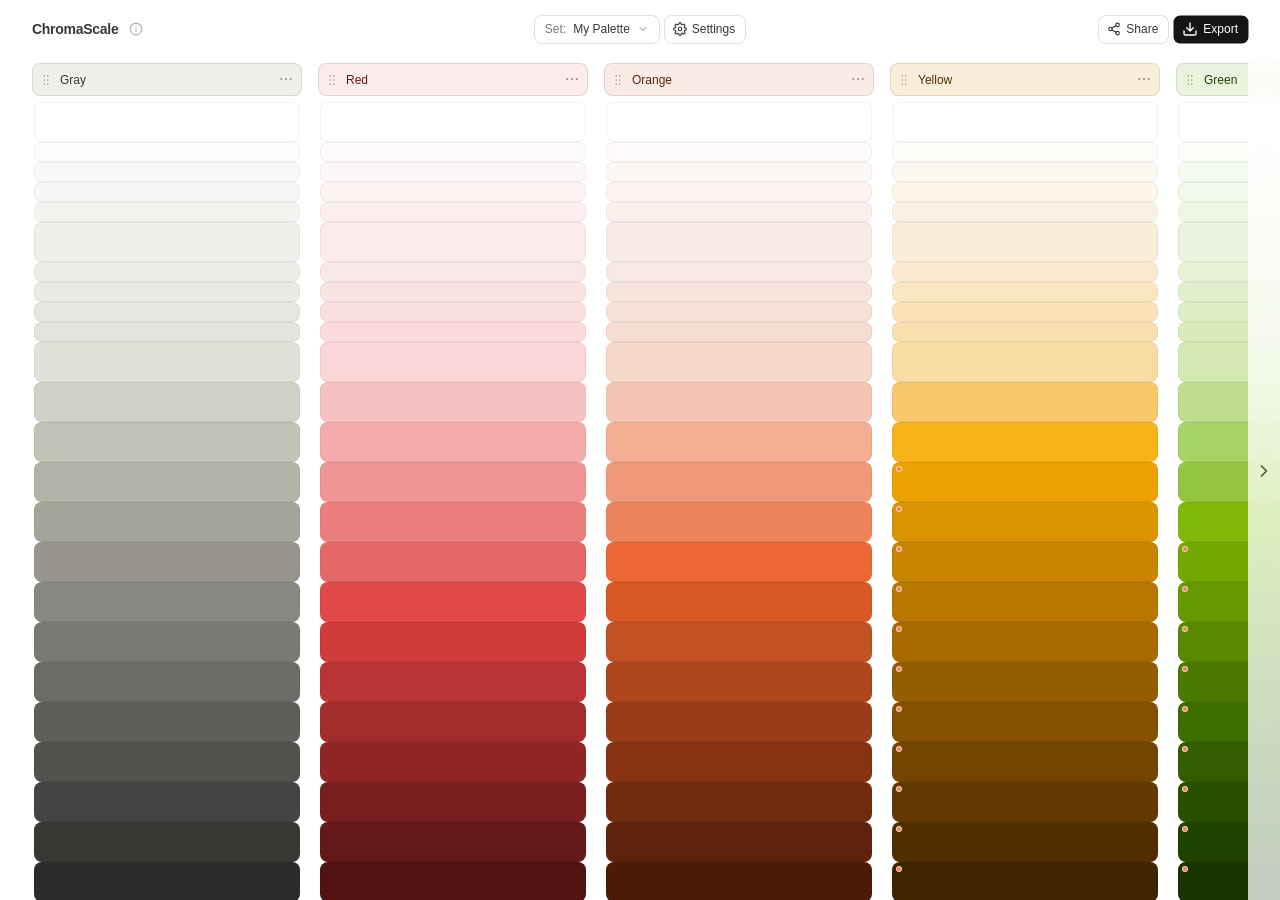
<file: index.html>
<!DOCTYPE html>
<html lang="en">
<head>
  <meta charset="UTF-8">
  <meta name="viewport" content="width=device-width, initial-scale=1.0">
  <title>ChromaScale</title>
  <link rel="stylesheet" href="style.css">
</head>
<body>
  <div id="app"></div>
  <script src="icons.js"></script>
  <script src="color-engine.js"></script>
  <script src="curve-editor.js"></script>
  <script src="scale-manager.js"></script>
  <script src="figma-push.js"></script>
  <script src="sets.js"></script>
  <script src="ui.js"></script>
</body>
</html>
</file>
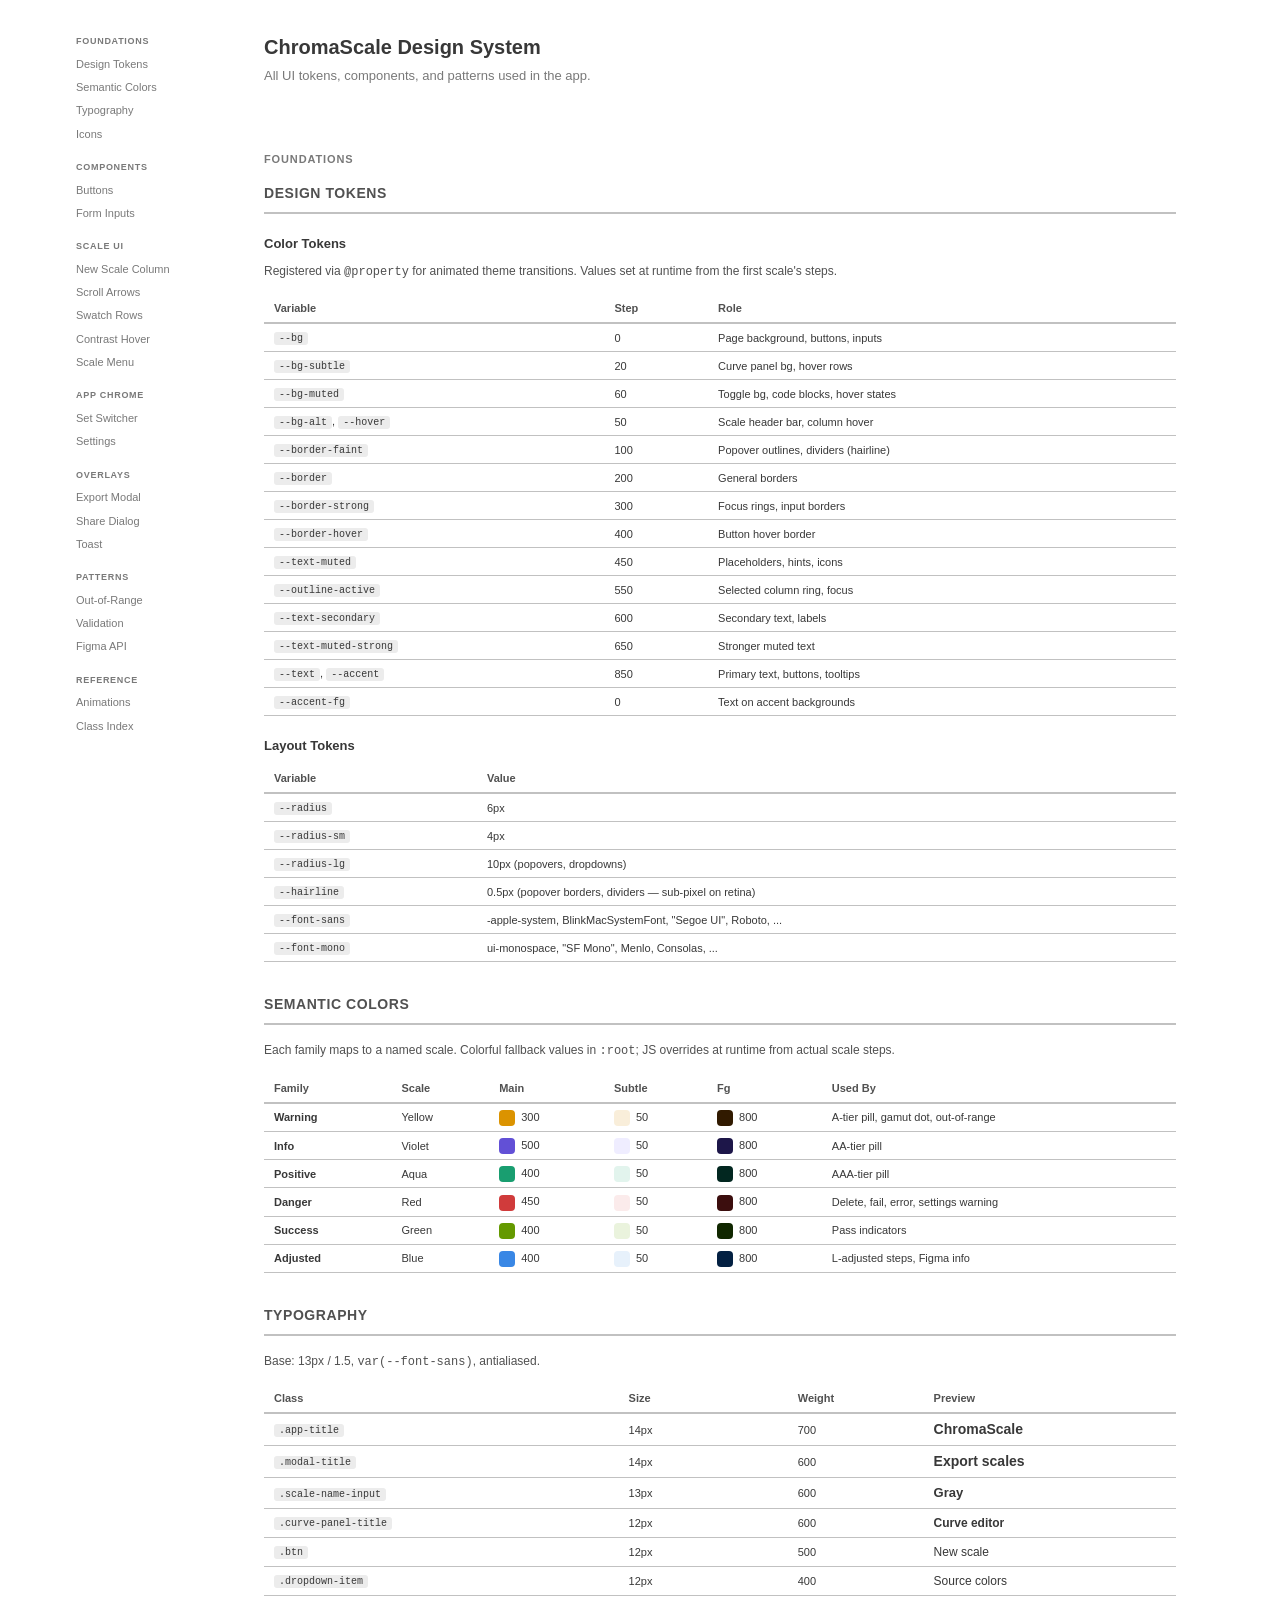
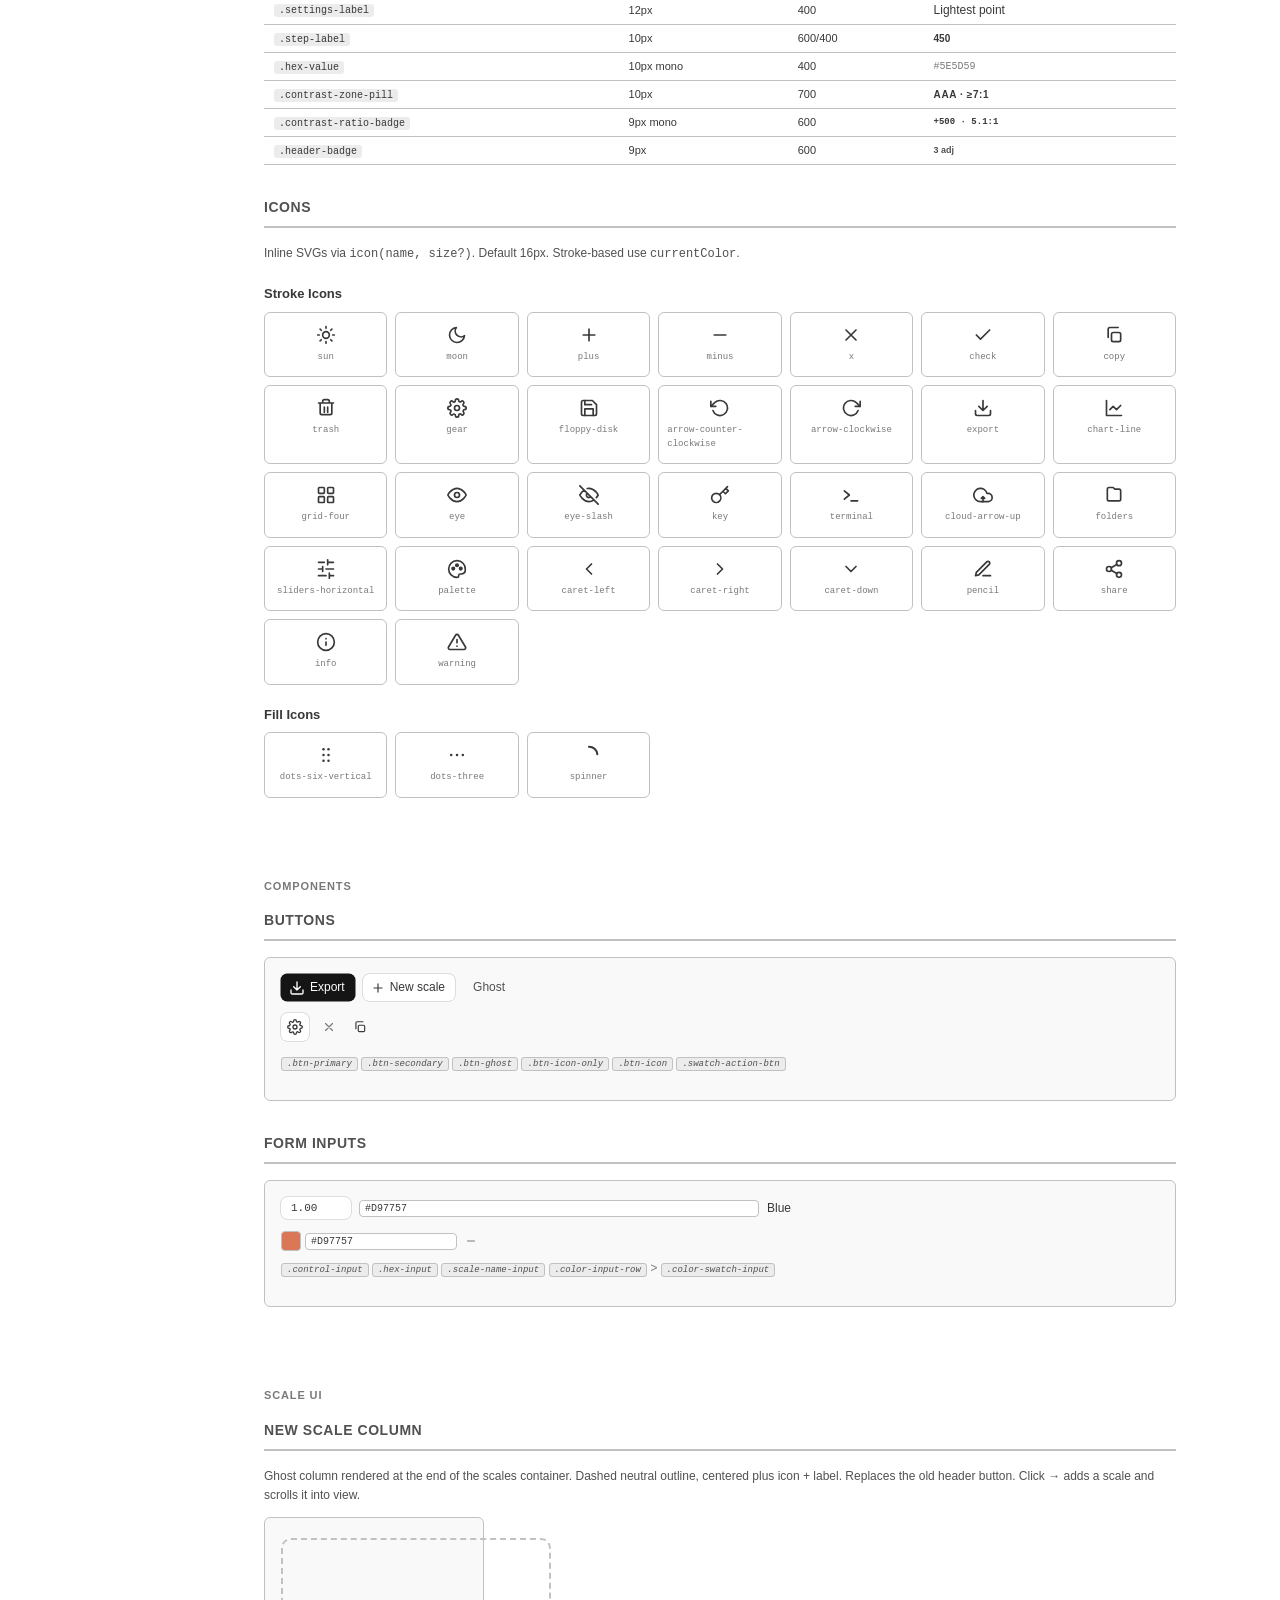
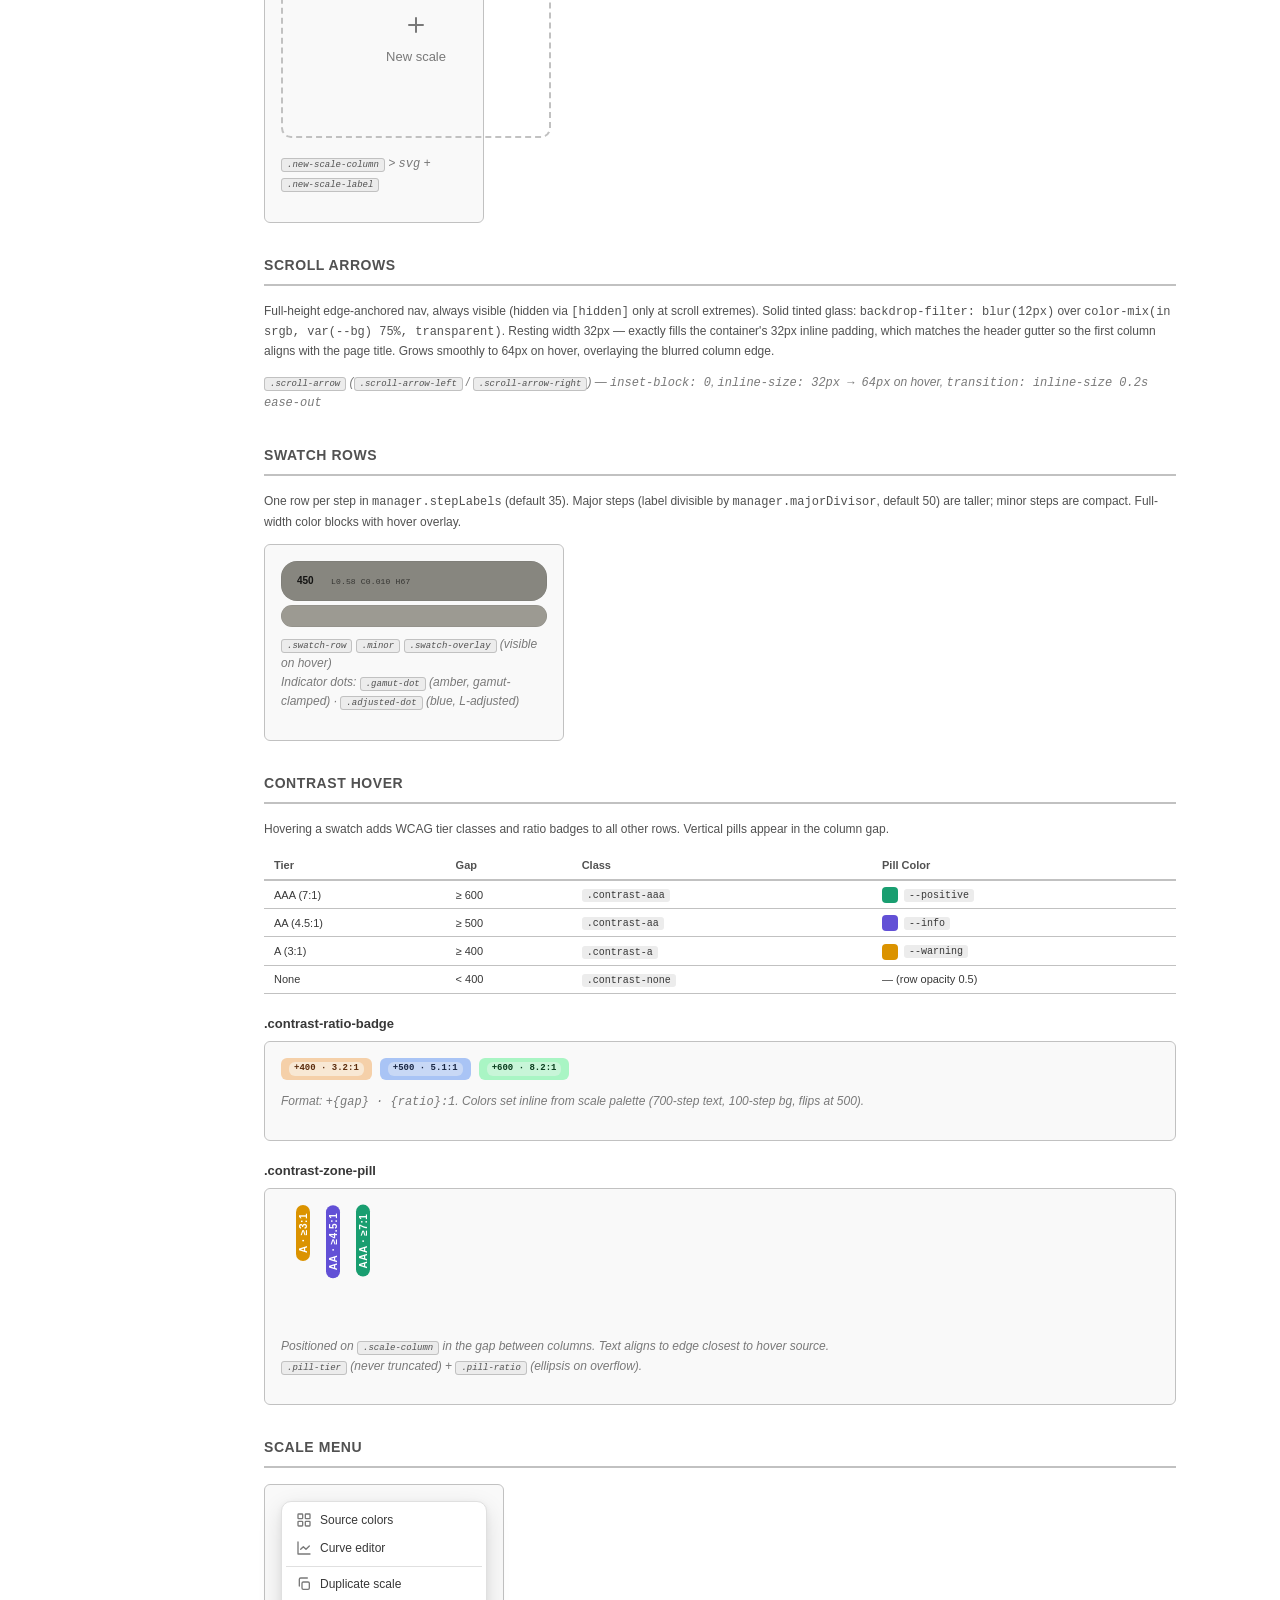
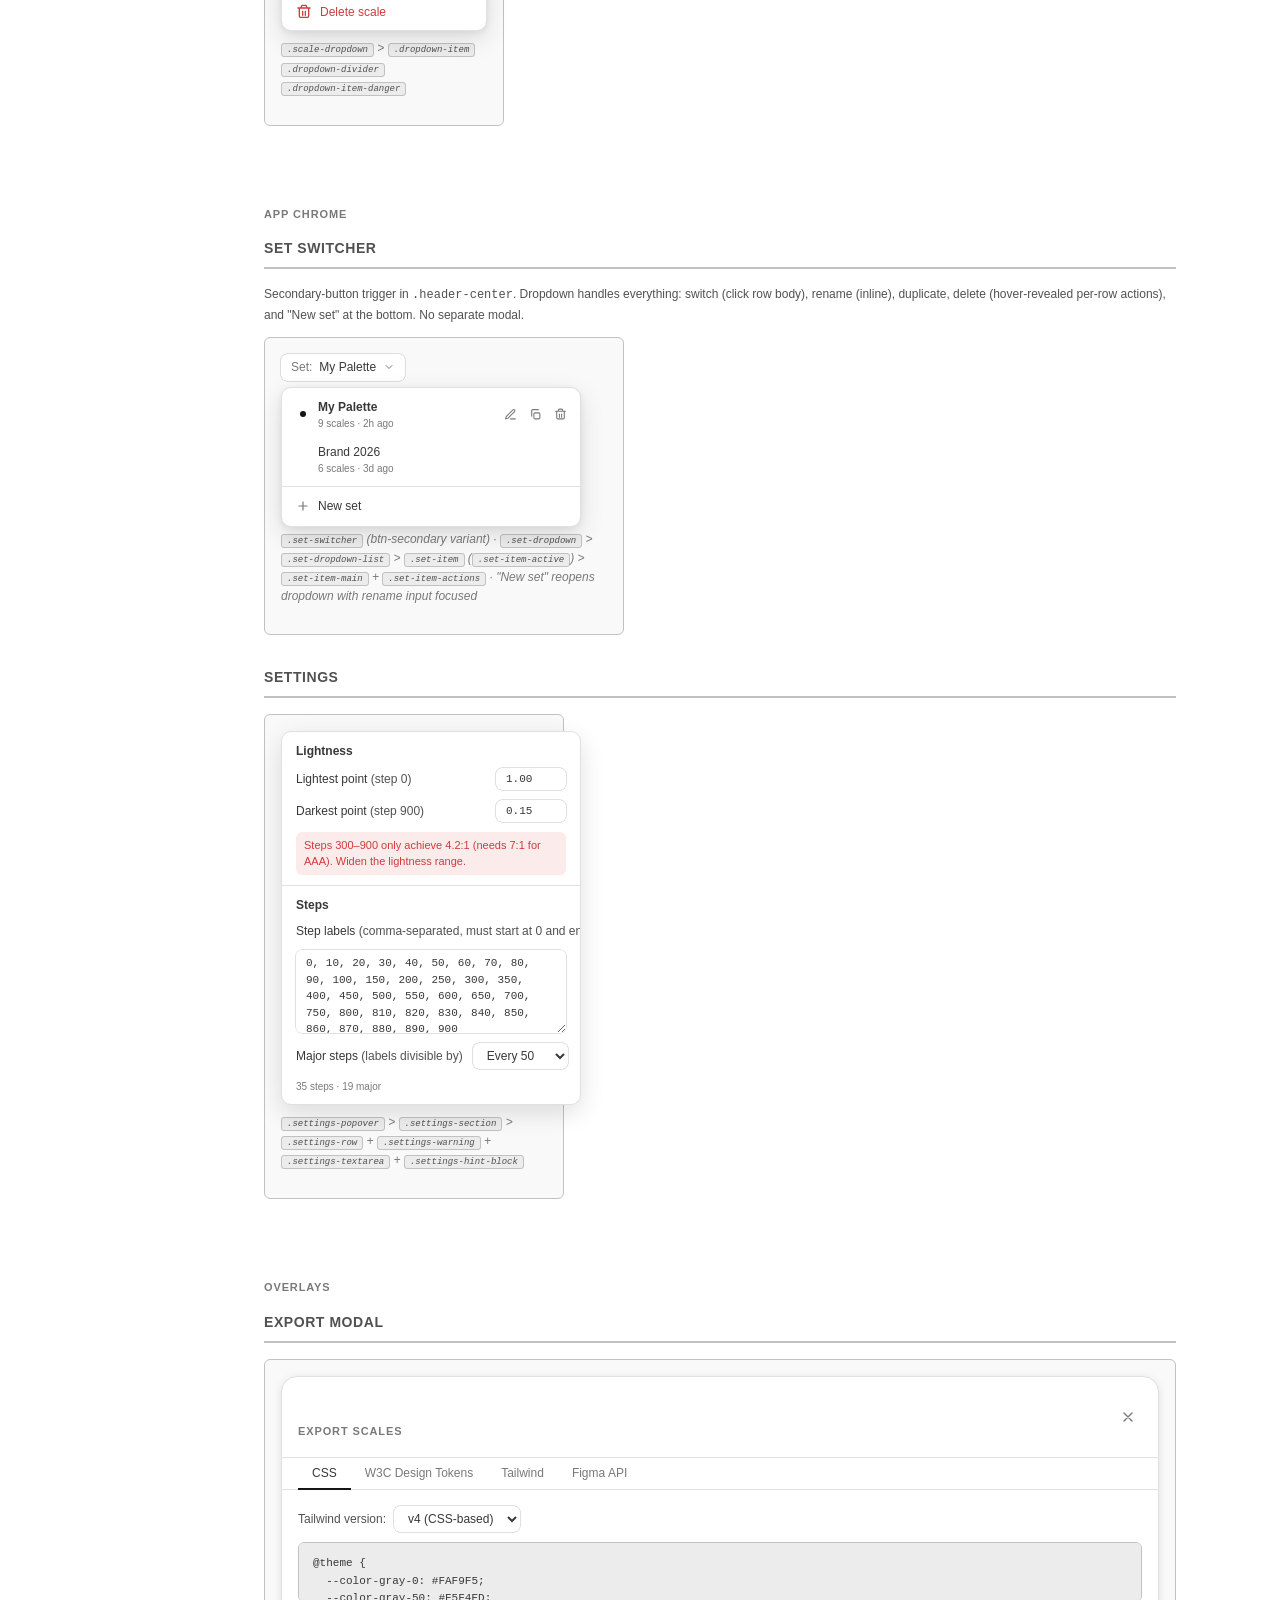
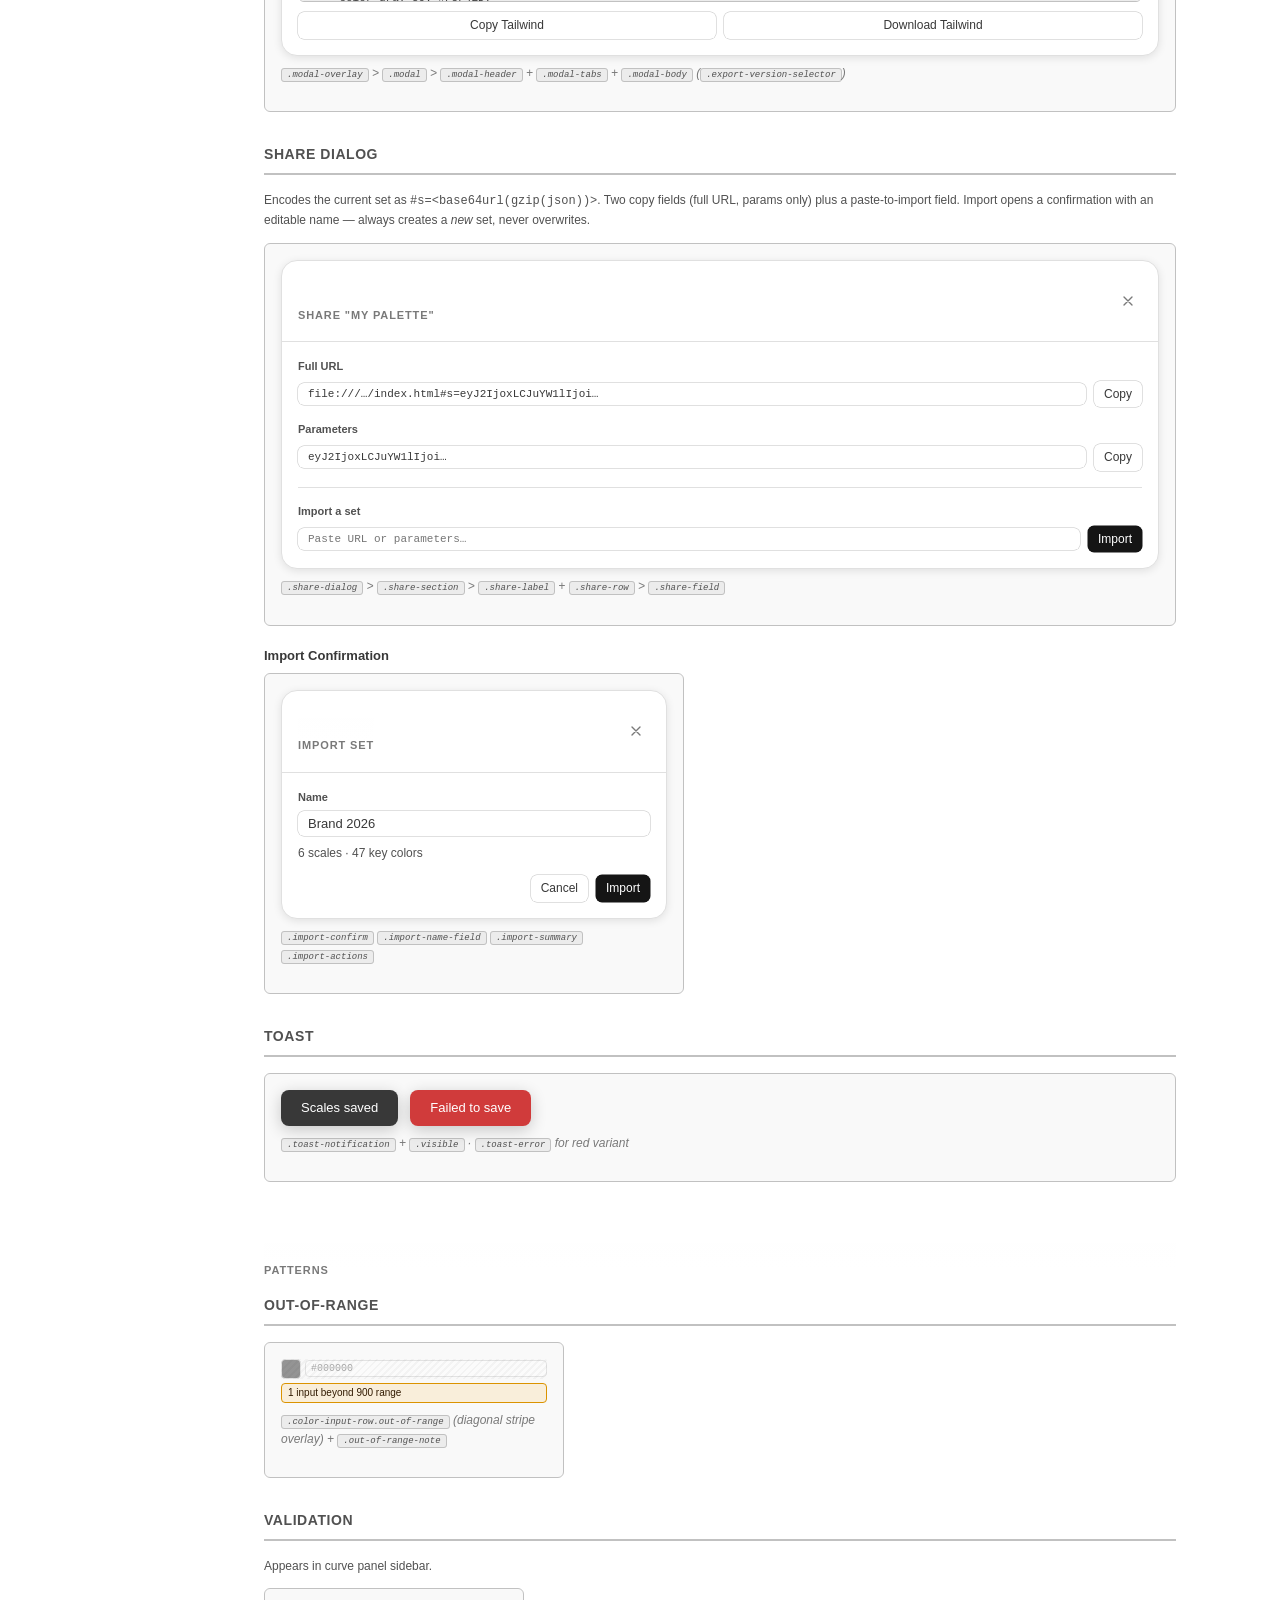
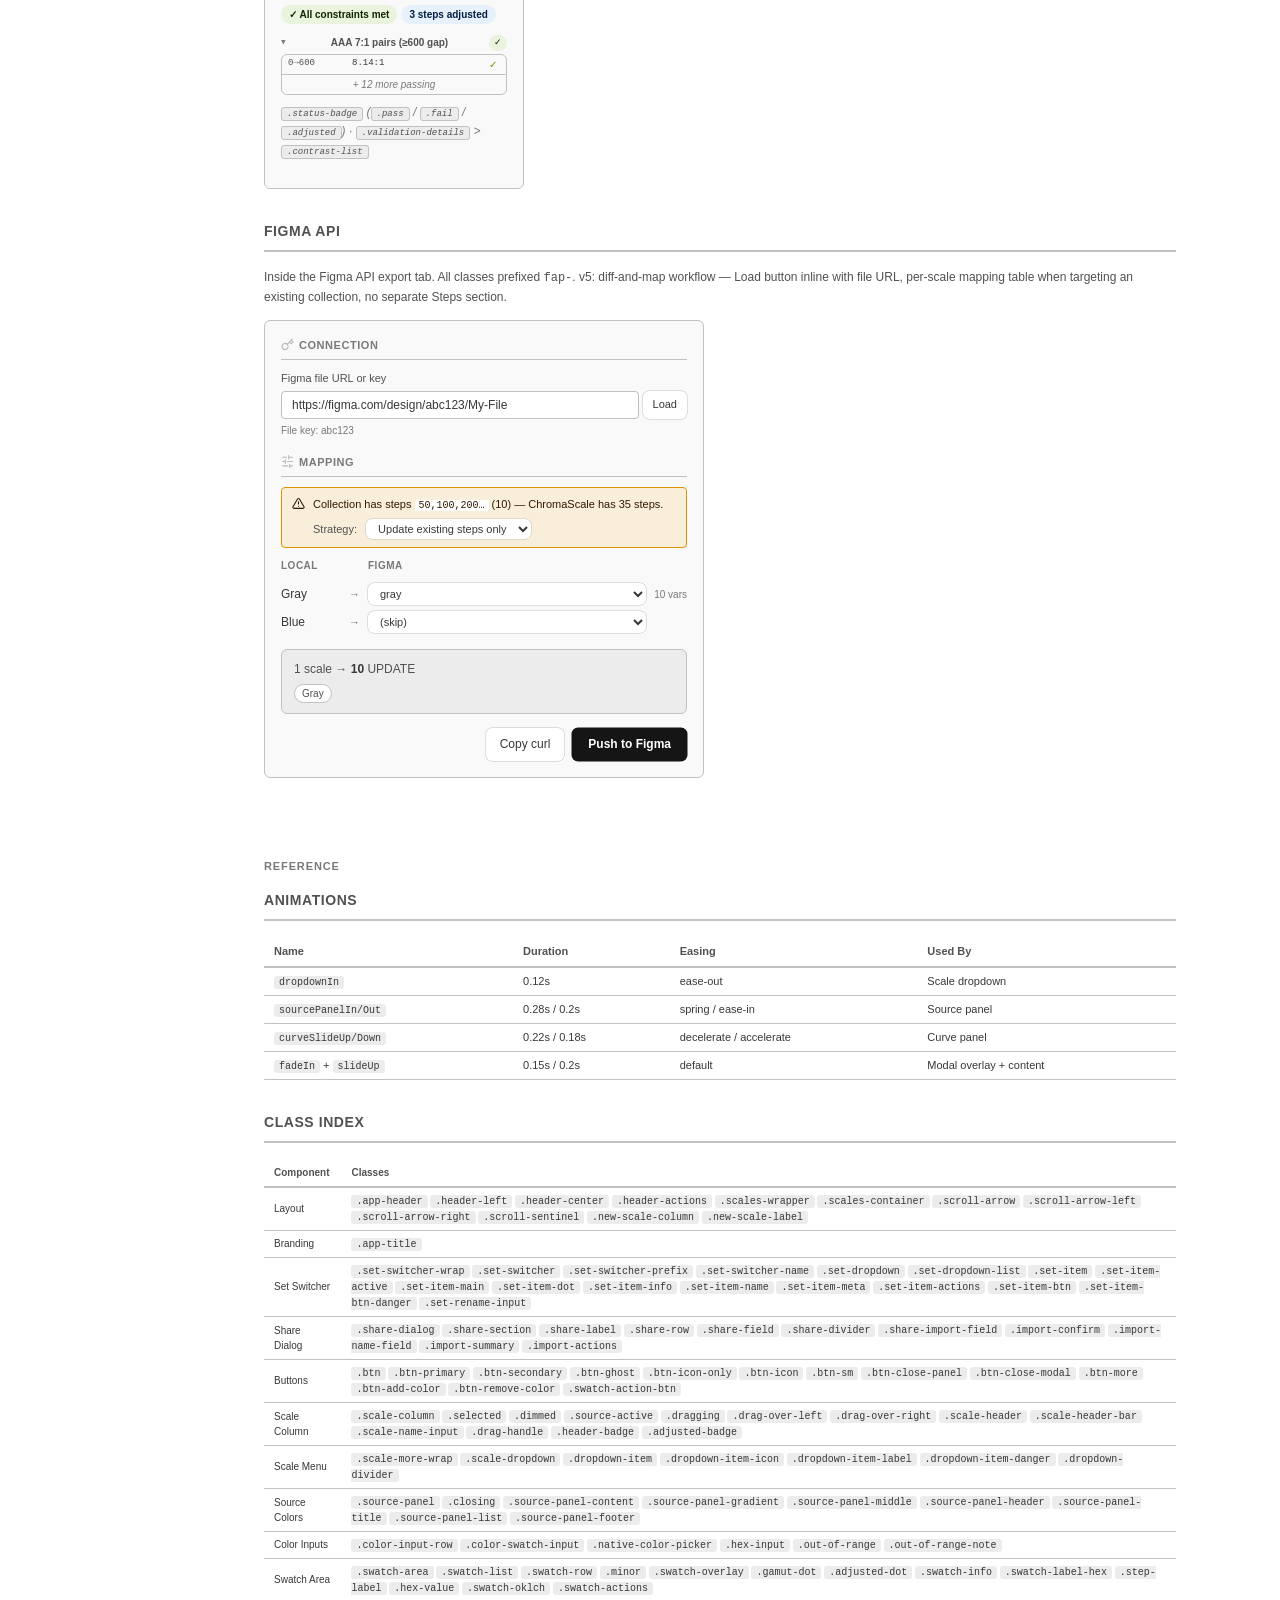
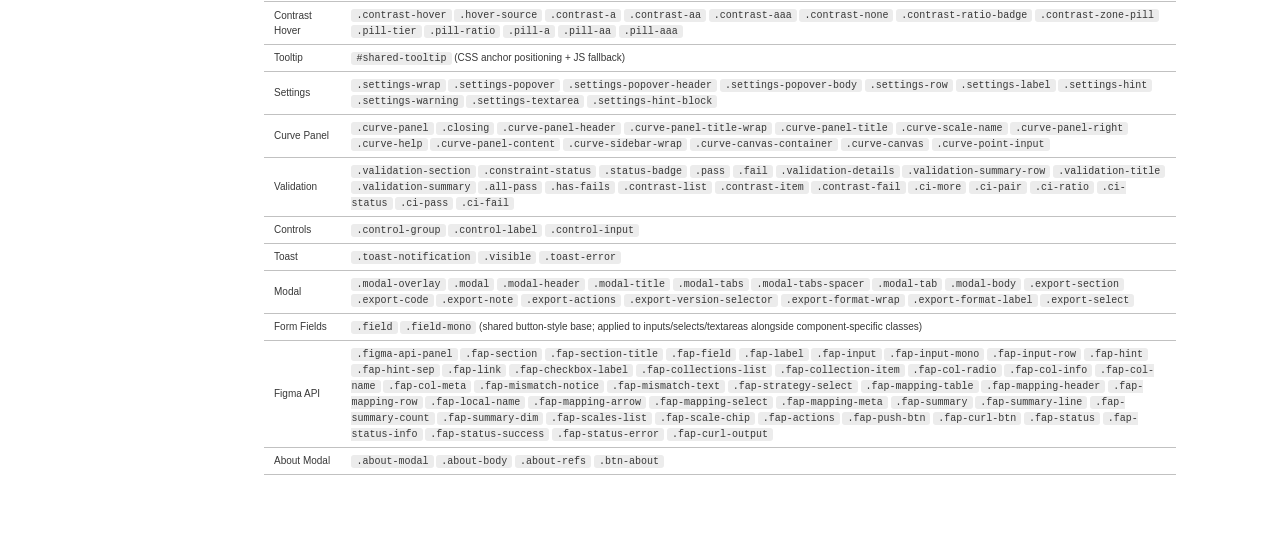
<file: ui.html>
<!DOCTYPE html>
<html lang="en">
<head>
  <meta charset="UTF-8">
  <meta name="viewport" content="width=device-width, initial-scale=1.0">
  <title>ChromaScale — Design System</title>
  <link rel="stylesheet" href="style.css">
  <style>
    html { scroll-behavior: smooth; }
    #app { display: none; }

    /* Sidebar + content layout */
    .ds-layout {
      display: grid;
      grid-template-columns: 200px 1fr;
      max-inline-size: 1200px;
      margin-inline: auto;
    }
    .ds-sidebar {
      position: sticky;
      inset-block-start: 0;
      align-self: start;
      max-block-size: 100dvh;
      overflow-y: auto;
      padding-block: 32px; padding-inline: 24px 0;
      scrollbar-width: thin;
    }
    .ds-sidebar nav { display: flex; flex-direction: column; gap: 1px; }
    .ds-sidebar a {
      font-size: 11px; line-height: 1.3; color: var(--text-muted); text-decoration: none;
      padding-block: 4px; padding-inline: 12px; border-radius: 6px; transition: background 0.1s, color 0.1s;
    }
    .ds-sidebar a:hover { color: var(--text); background: var(--bg-muted); }
    .ds-sidebar a.toc-group {
      font-size: 9px; font-weight: 700; text-transform: uppercase; letter-spacing: 0.08em;
      color: var(--text-muted); padding-block: 12px 4px; padding-inline: 12px; margin-block-start: 4px; border-radius: 0;
    }
    .ds-sidebar a.toc-group:hover { color: var(--text); background: none; }
    .ds-sidebar a.toc-group:first-child { margin-block-start: 0; padding-block-start: 4px; }

    .ds { max-inline-size: 960px; padding-block: 32px 80px; padding-inline: 24px; }
    .ds h1 { font-size: 20px; font-weight: 700; margin-block-end: 4px; }
    .ds .ds-subtitle { font-size: 13px; color: var(--text-muted); margin-block-end: 32px; }
    .ds h2 {
      font-size: 11px; font-weight: 700; letter-spacing: 0.08em; text-transform: uppercase;
      color: var(--text-muted); margin-block: 48px -12px; margin-inline: 0; scroll-margin-block-start: 24px;
      position: sticky; inset-block-start: 0; z-index: 9999; padding-block: 32px 16px; padding-inline: 0;
      backdrop-filter: blur(12px); -webkit-backdrop-filter: blur(12px);
      background: linear-gradient(to bottom, color-mix(in srgb, var(--bg) 85%, transparent), color-mix(in srgb, var(--bg) 60%, transparent));
      mask-image: linear-gradient(to bottom, #000 70%, transparent);
      -webkit-mask-image: linear-gradient(to bottom, #000 70%, transparent);
    }
    .ds h2:first-of-type { margin-block-start: 0; }
    .ds h3 {
      font-size: 14px; font-weight: 700; letter-spacing: 0.04em; text-transform: uppercase;
      color: var(--text-secondary); margin-block: 32px 16px; margin-inline: 0; padding-block-end: 8px;
      border-block-end: 2px solid var(--border); scroll-margin-block-start: 24px;
    }
    .ds h2 + h3 { margin-block-start: 12px; }
    .ds h4 { font-size: 13px; font-weight: 600; color: var(--text); margin-block: 20px 8px; margin-inline: 0; }
    .ds p, .ds .note { font-size: 12px; color: var(--text-secondary); margin-block-end: 12px; line-height: 1.6; }
    .ds .note { font-style: italic; color: var(--text-muted); }

    .ds-row { display: flex; gap: 12px; flex-wrap: wrap; align-items: flex-start; margin-block-end: 16px; }
    .ds-col { display: flex; flex-direction: column; gap: 8px; }
    .ds-grid { display: grid; grid-template-columns: repeat(auto-fill, minmax(200px, 1fr)); gap: 12px; margin-block-end: 16px; }
    .ds-grid-sm { display: grid; grid-template-columns: repeat(auto-fill, minmax(120px, 1fr)); gap: 8px; margin-block-end: 16px; }
    .ds-inline { display: flex; gap: 8px; align-items: center; flex-wrap: wrap; margin-block-end: 12px; }

    .token-table { inline-size: 100%; border-collapse: collapse; font-size: 11px; margin-block-end: 16px; }
    .token-table th { text-align: start; font-weight: 600; color: var(--text-secondary); padding-block: 6px; padding-inline: 10px; border-block-end: 2px solid var(--border); }
    .token-table td { padding-block: 5px; padding-inline: 10px; border-block-end: 1px solid var(--border); vertical-align: middle; }
    .token-table code { font-family: var(--font-mono); font-size: 10px; background: var(--bg-muted); padding-block: 1px; padding-inline: 5px; border-radius: 3px; }
    .token-table .swatch-sm { display: inline-block; inline-size: 16px; block-size: 16px; border-radius: 4px; box-shadow: inset 0 0 0 1px var(--border-alpha); vertical-align: middle; margin-inline-end: 6px; }
    .token-table .font-preview { white-space: nowrap; }

    .demo-box {
      background: var(--bg-subtle); border: 1px solid var(--border); border-radius: var(--radius);
      padding: 16px; margin-block-end: 12px; isolation: isolate;
    }
    .demo-box-label { font-size: 10px; font-weight: 600; color: var(--text-muted); text-transform: uppercase; letter-spacing: 0.05em; margin-block-end: 8px; }

    .icon-card {
      display: flex; flex-direction: column; align-items: center; gap: 6px;
      padding-block: 12px; padding-inline: 8px; border: 1px solid var(--border); border-radius: var(--radius);
      background: var(--bg); font-size: 10px; color: var(--text-muted); transition: background 0.12s;
    }
    .icon-card:hover { background: var(--bg-muted); }
    .icon-card svg { color: var(--text); }
    .icon-card code { font-family: var(--font-mono); font-size: 9px; }

    .cls { font-family: var(--font-mono); font-size: 9px; background: var(--bg-muted); color: var(--text-secondary);
      padding-block: 1px; padding-inline: 5px; border-radius: 3px; border: 1px solid var(--border); white-space: nowrap; }
  </style>
</head>
<body>
<div class="ds-layout">
<aside class="ds-sidebar">
  <nav>
    <a class="toc-group" href="#foundations">Foundations</a>
    <a href="#tokens">Design Tokens</a>
    <a href="#semantic-colors">Semantic Colors</a>
    <a href="#typography">Typography</a>
    <a href="#icons">Icons</a>
    <a class="toc-group" href="#components">Components</a>
    <a href="#buttons">Buttons</a>
    <a href="#form-inputs">Form Inputs</a>
    <a class="toc-group" href="#scale-ui">Scale UI</a>
    <a href="#new-scale">New Scale Column</a>
    <a href="#scroll-arrows">Scroll Arrows</a>
    <a href="#swatch-rows">Swatch Rows</a>
    <a href="#contrast-hover">Contrast Hover</a>
    <a href="#scale-menu">Scale Menu</a>
    <a class="toc-group" href="#app-chrome">App Chrome</a>
    <a href="#set-switcher">Set Switcher</a>
    <a href="#settings">Settings</a>
    <a class="toc-group" href="#overlays">Overlays</a>
    <a href="#modal">Export Modal</a>
    <a href="#share">Share Dialog</a>
    <a href="#toast">Toast</a>
    <a class="toc-group" href="#patterns">Patterns</a>
    <a href="#out-of-range">Out-of-Range</a>
    <a href="#validation">Validation</a>
    <a href="#figma-api">Figma API</a>
    <a class="toc-group" href="#reference">Reference</a>
    <a href="#animations">Animations</a>
    <a href="#class-index">Class Index</a>
  </nav>
</aside>
<div class="ds">

  <h1>ChromaScale Design System</h1>
  <p class="ds-subtitle">All UI tokens, components, and patterns used in the app.</p>

  <!-- ===== FOUNDATIONS ===== -->
  <h2 id="foundations">Foundations</h2>

  <h3 id="tokens">Design Tokens</h3>

  <h4>Color Tokens</h4>
  <p>Registered via <code>@property</code> for animated theme transitions. Values set at runtime from the first scale's steps.</p>
  <table class="token-table">
    <thead><tr><th>Variable</th><th>Step</th><th>Role</th></tr></thead>
    <tbody>
      <tr><td><code>--bg</code></td><td>0</td><td>Page background, buttons, inputs</td></tr>
      <tr><td><code>--bg-subtle</code></td><td>20</td><td>Curve panel bg, hover rows</td></tr>
      <tr><td><code>--bg-muted</code></td><td>60</td><td>Toggle bg, code blocks, hover states</td></tr>
      <tr><td><code>--bg-alt</code>, <code>--hover</code></td><td>50</td><td>Scale header bar, column hover</td></tr>
      <tr><td><code>--border-faint</code></td><td>100</td><td>Popover outlines, dividers (hairline)</td></tr>
      <tr><td><code>--border</code></td><td>200</td><td>General borders</td></tr>
      <tr><td><code>--border-strong</code></td><td>300</td><td>Focus rings, input borders</td></tr>
      <tr><td><code>--border-hover</code></td><td>400</td><td>Button hover border</td></tr>
      <tr><td><code>--text-muted</code></td><td>450</td><td>Placeholders, hints, icons</td></tr>
      <tr><td><code>--outline-active</code></td><td>550</td><td>Selected column ring, focus</td></tr>
      <tr><td><code>--text-secondary</code></td><td>600</td><td>Secondary text, labels</td></tr>
      <tr><td><code>--text-muted-strong</code></td><td>650</td><td>Stronger muted text</td></tr>
      <tr><td><code>--text</code>, <code>--accent</code></td><td>850</td><td>Primary text, buttons, tooltips</td></tr>
      <tr><td><code>--accent-fg</code></td><td>0</td><td>Text on accent backgrounds</td></tr>
    </tbody>
  </table>

  <h4>Layout Tokens</h4>
  <table class="token-table">
    <thead><tr><th>Variable</th><th>Value</th></tr></thead>
    <tbody>
      <tr><td><code>--radius</code></td><td>6px</td></tr>
      <tr><td><code>--radius-sm</code></td><td>4px</td></tr>
      <tr><td><code>--radius-lg</code></td><td>10px (popovers, dropdowns)</td></tr>
      <tr><td><code>--hairline</code></td><td>0.5px (popover borders, dividers — sub-pixel on retina)</td></tr>
      <tr><td><code>--font-sans</code></td><td>-apple-system, BlinkMacSystemFont, "Segoe UI", Roboto, ...</td></tr>
      <tr><td><code>--font-mono</code></td><td>ui-monospace, "SF Mono", Menlo, Consolas, ...</td></tr>
    </tbody>
  </table>

  <h3 id="semantic-colors">Semantic Colors</h3>
  <p>Each family maps to a named scale. Colorful fallback values in <code>:root</code>; JS overrides at runtime from actual scale steps.</p>
  <table class="token-table">
    <thead><tr><th>Family</th><th>Scale</th><th>Main</th><th>Subtle</th><th>Fg</th><th>Used By</th></tr></thead>
    <tbody>
      <tr>
        <td style="font-weight:600">Warning</td><td>Yellow</td>
        <td><span class="swatch-sm" style="background:var(--warning)"></span>300</td>
        <td><span class="swatch-sm" style="background:var(--warning-subtle)"></span>50</td>
        <td><span class="swatch-sm" style="background:var(--warning-fg)"></span>800</td>
        <td>A-tier pill, gamut dot, out-of-range</td>
      </tr>
      <tr>
        <td style="font-weight:600">Info</td><td>Violet</td>
        <td><span class="swatch-sm" style="background:var(--info)"></span>500</td>
        <td><span class="swatch-sm" style="background:var(--info-subtle)"></span>50</td>
        <td><span class="swatch-sm" style="background:var(--info-fg)"></span>800</td>
        <td>AA-tier pill</td>
      </tr>
      <tr>
        <td style="font-weight:600">Positive</td><td>Aqua</td>
        <td><span class="swatch-sm" style="background:var(--positive)"></span>400</td>
        <td><span class="swatch-sm" style="background:var(--positive-subtle)"></span>50</td>
        <td><span class="swatch-sm" style="background:var(--positive-fg)"></span>800</td>
        <td>AAA-tier pill</td>
      </tr>
      <tr>
        <td style="font-weight:600">Danger</td><td>Red</td>
        <td><span class="swatch-sm" style="background:var(--danger)"></span>450</td>
        <td><span class="swatch-sm" style="background:var(--danger-subtle)"></span>50</td>
        <td><span class="swatch-sm" style="background:var(--danger-fg)"></span>800</td>
        <td>Delete, fail, error, settings warning</td>
      </tr>
      <tr>
        <td style="font-weight:600">Success</td><td>Green</td>
        <td><span class="swatch-sm" style="background:var(--success)"></span>400</td>
        <td><span class="swatch-sm" style="background:var(--success-subtle)"></span>50</td>
        <td><span class="swatch-sm" style="background:var(--success-fg)"></span>800</td>
        <td>Pass indicators</td>
      </tr>
      <tr>
        <td style="font-weight:600">Adjusted</td><td>Blue</td>
        <td><span class="swatch-sm" style="background:var(--adjusted)"></span>400</td>
        <td><span class="swatch-sm" style="background:var(--adjusted-subtle)"></span>50</td>
        <td><span class="swatch-sm" style="background:var(--adjusted-fg)"></span>800</td>
        <td>L-adjusted steps, Figma info</td>
      </tr>
    </tbody>
  </table>

  <h3 id="typography">Typography</h3>
  <p>Base: 13px / 1.5, <code>var(--font-sans)</code>, antialiased.</p>
  <table class="token-table">
    <thead><tr><th>Class</th><th>Size</th><th>Weight</th><th>Preview</th></tr></thead>
    <tbody>
      <tr><td><code>.app-title</code></td><td>14px</td><td>700</td><td class="font-preview" style="font-size:14px;font-weight:700">ChromaScale</td></tr>
      <tr><td><code>.modal-title</code></td><td>14px</td><td>600</td><td class="font-preview" style="font-size:14px;font-weight:600">Export scales</td></tr>
      <tr><td><code>.scale-name-input</code></td><td>13px</td><td>600</td><td class="font-preview" style="font-size:13px;font-weight:600">Gray</td></tr>
      <tr><td><code>.curve-panel-title</code></td><td>12px</td><td>600</td><td class="font-preview" style="font-size:12px;font-weight:600">Curve editor</td></tr>
      <tr><td><code>.btn</code></td><td>12px</td><td>500</td><td class="font-preview" style="font-size:12px;font-weight:500">New scale</td></tr>
      <tr><td><code>.dropdown-item</code></td><td>12px</td><td>400</td><td class="font-preview" style="font-size:12px">Source colors</td></tr>
      <tr><td><code>.settings-label</code></td><td>12px</td><td>400</td><td class="font-preview" style="font-size:12px">Lightest point</td></tr>
      <tr><td><code>.step-label</code></td><td>10px</td><td>600/400</td><td class="font-preview" style="font-size:10px;font-weight:600;font-variant-numeric:tabular-nums">450</td></tr>
      <tr><td><code>.hex-value</code></td><td>10px mono</td><td>400</td><td class="font-preview" style="font-family:var(--font-mono);font-size:10px;color:var(--text-muted)">#5E5D59</td></tr>
      <tr><td><code>.contrast-zone-pill</code></td><td>10px</td><td>700</td><td class="font-preview" style="font-size:10px;font-weight:700;text-transform:uppercase;letter-spacing:0.06em">AAA &middot; &ge;7:1</td></tr>
      <tr><td><code>.contrast-ratio-badge</code></td><td>9px mono</td><td>600</td><td class="font-preview" style="font-family:var(--font-mono);font-size:9px;font-weight:600">+500 &middot; 5.1:1</td></tr>
      <tr><td><code>.header-badge</code></td><td>9px</td><td>600</td><td class="font-preview" style="font-size:9px;font-weight:600;color:var(--text-secondary)">3 adj</td></tr>
    </tbody>
  </table>

  <h3 id="icons">Icons</h3>
  <p>Inline SVGs via <code>icon(name, size?)</code>. Default 16px. Stroke-based use <code>currentColor</code>.</p>
  <h4>Stroke Icons</h4>
  <div class="ds-grid-sm" id="stroke-icons"></div>
  <h4>Fill Icons</h4>
  <div class="ds-grid-sm" id="fill-icons"></div>

  <!-- ===== COMPONENTS ===== -->
  <h2 id="components">Components</h2>

  <h3 id="buttons">Buttons</h3>

  <div class="demo-box">
    <div class="ds-inline">
      <button class="btn btn-primary" onclick="return false">
        <svg width="16" height="16" viewBox="0 0 24 24" fill="none" stroke="currentColor" stroke-width="2" stroke-linecap="round" stroke-linejoin="round"><path d="M21 15v4a2 2 0 01-2 2H5a2 2 0 01-2-2v-4M7 10l5 5 5-5M12 15V3"/></svg>
        Export
      </button>
      <button class="btn btn-secondary" onclick="return false">
        <svg width="14" height="14" viewBox="0 0 24 24" fill="none" stroke="currentColor" stroke-width="2" stroke-linecap="round" stroke-linejoin="round"><path d="M12 5v14M5 12h14"/></svg>
        New scale
      </button>
      <button class="btn btn-ghost" onclick="return false">Ghost</button>
    </div>
    <div class="ds-inline">
      <button class="btn btn-secondary btn-icon-only" onclick="return false">
        <svg width="16" height="16" viewBox="0 0 24 24" fill="none" stroke="currentColor" stroke-width="2" stroke-linecap="round" stroke-linejoin="round"><circle cx="12" cy="12" r="3"/><path d="M19.4 15a1.65 1.65 0 00.33 1.82l.06.06a2 2 0 01-2.83 2.83l-.06-.06a1.65 1.65 0 00-1.82-.33 1.65 1.65 0 00-1 1.51V21a2 2 0 01-4 0v-.09a1.65 1.65 0 00-1.08-1.51 1.65 1.65 0 00-1.82.33l-.06.06a2 2 0 01-2.83-2.83l.06-.06a1.65 1.65 0 00.33-1.82 1.65 1.65 0 00-1.51-1H3a2 2 0 010-4h.09a1.65 1.65 0 001.51-1.08 1.65 1.65 0 00-.33-1.82l-.06-.06a2 2 0 012.83-2.83l.06.06a1.65 1.65 0 001.82.33H9a1.65 1.65 0 001-1.51V3a2 2 0 014 0v.09a1.65 1.65 0 001 1.51 1.65 1.65 0 001.82-.33l.06-.06a2 2 0 012.83 2.83l-.06.06a1.65 1.65 0 00-.33 1.82V9a1.65 1.65 0 001.51 1H21a2 2 0 010 4h-.09a1.65 1.65 0 00-1.51 1.08z"/></svg>
      </button>
      <button class="btn-icon" onclick="return false">
        <svg width="14" height="14" viewBox="0 0 24 24" fill="none" stroke="currentColor" stroke-width="2" stroke-linecap="round" stroke-linejoin="round"><path d="M18 6L6 18M6 6l12 12"/></svg>
      </button>
      <button class="swatch-action-btn" onclick="return false" style="opacity:1">
        <svg width="14" height="14" viewBox="0 0 24 24" fill="none" stroke="currentColor" stroke-width="2" stroke-linecap="round" stroke-linejoin="round"><rect x="9" y="9" width="11" height="11" rx="2"/><path d="M5 15V5a2 2 0 012-2h10"/></svg>
      </button>
    </div>
    <div class="note">
      <span class="cls">.btn-primary</span> <span class="cls">.btn-secondary</span> <span class="cls">.btn-ghost</span> <span class="cls">.btn-icon-only</span> <span class="cls">.btn-icon</span> <span class="cls">.swatch-action-btn</span>
    </div>
  </div>

  <h3 id="form-inputs">Form Inputs</h3>

  <div class="demo-box">
    <div class="ds-inline">
      <input type="number" class="field field-mono control-input" value="1.00" style="inline-size:70px">
      <input type="text" class="hex-input" value="#D97757" style="inline-size:80px">
      <input type="text" class="scale-name-input" value="Blue" style="inline-size:100px">
    </div>
    <div class="ds-inline" style="margin-block-end:0">
      <div class="color-input-row" style="inline-size:200px">
        <div class="color-swatch-input" style="background:#D97757">
          <input type="color" class="native-color-picker" value="#D97757">
        </div>
        <input type="text" class="hex-input" value="#D97757">
        <button class="btn-icon btn-remove-color" onclick="return false">
          <svg width="12" height="12" viewBox="0 0 24 24" fill="none" stroke="currentColor" stroke-width="2" stroke-linecap="round" stroke-linejoin="round"><path d="M5 12h14"/></svg>
        </button>
      </div>
    </div>
    <div class="note" style="margin-block-start:8px">
      <span class="cls">.control-input</span> <span class="cls">.hex-input</span> <span class="cls">.scale-name-input</span> <span class="cls">.color-input-row</span> &gt; <span class="cls">.color-swatch-input</span>
    </div>
  </div>

  <!-- ===== SCALE UI ===== -->
  <h2 id="scale-ui">Scale UI</h2>

  <h3 id="new-scale">New Scale Column</h3>
  <p>Ghost column rendered at the end of the scales container. Dashed neutral outline, centered plus icon + label. Replaces the old header button. Click → adds a scale and scrolls it into view.</p>
  <div class="demo-box" style="max-inline-size:220px">
    <button class="new-scale-column" style="block-size:200px;inline-size:100%" onclick="return false">
      <svg width="24" height="24" viewBox="0 0 24 24" fill="none" stroke="currentColor" stroke-width="2" stroke-linecap="round" stroke-linejoin="round"><path d="M12 5v14M5 12h14"/></svg>
      <span class="new-scale-label">New scale</span>
    </button>
    <div class="note" style="margin-block-start:8px"><span class="cls">.new-scale-column</span> &gt; <code>svg</code> + <span class="cls">.new-scale-label</span></div>
  </div>

  <h3 id="scroll-arrows">Scroll Arrows</h3>
  <p>Full-height edge-anchored nav, always visible (hidden via <code>[hidden]</code> only at scroll extremes). Solid tinted glass: <code>backdrop-filter: blur(12px)</code> over <code>color-mix(in srgb, var(--bg) 75%, transparent)</code>. Resting width 32px — exactly fills the container's 32px inline padding, which matches the header gutter so the first column aligns with the page title. Grows smoothly to 64px on hover, overlaying the blurred column edge.</p>
  <div class="note"><span class="cls">.scroll-arrow</span> (<span class="cls">.scroll-arrow-left</span> / <span class="cls">.scroll-arrow-right</span>) — <code>inset-block: 0</code>, <code>inline-size: 32px → 64px</code> on hover, <code>transition: inline-size 0.2s ease-out</code></div>

  <h3 id="swatch-rows">Swatch Rows</h3>
  <p>One row per step in <code>manager.stepLabels</code> (default 35). Major steps (label divisible by <code>manager.majorDivisor</code>, default 50) are taller; minor steps are compact. Full-width color blocks with hover overlay.</p>

  <div class="demo-box" style="max-inline-size:300px">
    <div class="swatch-row" style="background:#87867f;block-size:40px;border-radius:16px;position:relative">
      <div class="swatch-overlay" style="opacity:1;pointer-events:auto;color:#141413">
        <div class="swatch-info">
          <div class="swatch-label-hex"><span class="step-label">450</span><span class="swatch-oklch">L0.58 C0.010 H67</span></div>
        </div>
        <div class="swatch-actions">
          <button class="swatch-action-btn" onclick="return false"><svg width="14" height="14" viewBox="0 0 24 24" fill="none" stroke="currentColor" stroke-width="2" stroke-linecap="round" stroke-linejoin="round"><rect x="9" y="9" width="11" height="11" rx="2"/><path d="M5 15V5a2 2 0 012-2h10"/></svg></button>
          <button class="swatch-action-btn" onclick="return false"><svg width="14" height="14" viewBox="0 0 24 24" fill="none" stroke="currentColor" stroke-width="2" stroke-linecap="round" stroke-linejoin="round"><path d="M3 3v18h18"/><path d="M7 14l4-4 4 4 5-5"/></svg></button>
        </div>
      </div>
    </div>
    <div style="display:flex;gap:4px;margin-block-start:4px">
      <div class="swatch-row minor" style="background:#9c9a92;block-size:22px;border-radius:16px;flex:1"></div>
    </div>
    <div class="note" style="margin-block-start:8px">
      <span class="cls">.swatch-row</span> <span class="cls">.minor</span> <span class="cls">.swatch-overlay</span> (visible on hover)<br>
      Indicator dots: <span class="cls">.gamut-dot</span> (amber, gamut-clamped) &middot; <span class="cls">.adjusted-dot</span> (blue, L-adjusted)
    </div>
  </div>

  <h3 id="contrast-hover">Contrast Hover</h3>
  <p>Hovering a swatch adds WCAG tier classes and ratio badges to all other rows. Vertical pills appear in the column gap.</p>

  <table class="token-table">
    <thead><tr><th>Tier</th><th>Gap</th><th>Class</th><th>Pill Color</th></tr></thead>
    <tbody>
      <tr><td>AAA (7:1)</td><td>&ge; 600</td><td><code>.contrast-aaa</code></td><td><span class="swatch-sm" style="background:var(--positive)"></span><code>--positive</code></td></tr>
      <tr><td>AA (4.5:1)</td><td>&ge; 500</td><td><code>.contrast-aa</code></td><td><span class="swatch-sm" style="background:var(--info)"></span><code>--info</code></td></tr>
      <tr><td>A (3:1)</td><td>&ge; 400</td><td><code>.contrast-a</code></td><td><span class="swatch-sm" style="background:var(--warning)"></span><code>--warning</code></td></tr>
      <tr><td>None</td><td>&lt; 400</td><td><code>.contrast-none</code></td><td>&mdash; (row opacity 0.5)</td></tr>
    </tbody>
  </table>

  <h4>.contrast-ratio-badge</h4>
  <div class="demo-box">
    <div class="ds-inline">
      <span style="position:relative;display:inline-flex;align-items:center;padding-block:4px;padding-inline:8px;background:#f5d0a9;border-radius:6px;">
        <span class="contrast-ratio-badge" style="position:relative;inset-inline-end:auto;inset-block-start:auto;transform:none;background:#f8e8d4;color:#5c2d0e">+400 &middot; 3.2:1</span>
      </span>
      <span style="position:relative;display:inline-flex;align-items:center;padding-block:4px;padding-inline:8px;background:#a9c4f5;border-radius:6px;">
        <span class="contrast-ratio-badge" style="position:relative;inset-inline-end:auto;inset-block-start:auto;transform:none;background:#c8d8f5;color:#1a2744">+500 &middot; 5.1:1</span>
      </span>
      <span style="position:relative;display:inline-flex;align-items:center;padding-block:4px;padding-inline:8px;background:#a9f5c4;border-radius:6px;">
        <span class="contrast-ratio-badge" style="position:relative;inset-inline-end:auto;inset-block-start:auto;transform:none;background:#c8f5d8;color:#0a3d1e">+600 &middot; 8.2:1</span>
      </span>
    </div>
    <div class="note">Format: <code>+{gap} &middot; {ratio}:1</code>. Colors set inline from scale palette (700-step text, 100-step bg, flips at 500).</div>
  </div>

  <h4>.contrast-zone-pill</h4>
  <div class="demo-box">
    <div class="ds-inline" style="gap:16px;align-items:stretch;block-size:120px;">
      <div style="position:relative;inline-size:14px;block-size:120px;">
        <div class="contrast-zone-pill pill-a" style="position:relative;inset-inline-end:auto;inset-block-start:auto;block-size:100%;justify-content:flex-end"><span class="pill-tier">A</span><span class="pill-ratio">&middot; &ge;3:1</span></div>
      </div>
      <div style="position:relative;inline-size:14px;block-size:120px;">
        <div class="contrast-zone-pill pill-aa" style="position:relative;inset-inline-end:auto;inset-block-start:auto;block-size:100%;justify-content:flex-end"><span class="pill-tier">AA</span><span class="pill-ratio">&middot; &ge;4.5:1</span></div>
      </div>
      <div style="position:relative;inline-size:14px;block-size:120px;">
        <div class="contrast-zone-pill pill-aaa" style="position:relative;inset-inline-end:auto;inset-block-start:auto;block-size:100%;justify-content:flex-end"><span class="pill-tier">AAA</span><span class="pill-ratio">&middot; &ge;7:1</span></div>
      </div>
    </div>
    <div class="note">
      Positioned on <span class="cls">.scale-column</span> in the gap between columns. Text aligns to edge closest to hover source.<br>
      <span class="cls">.pill-tier</span> (never truncated) + <span class="cls">.pill-ratio</span> (ellipsis on overflow).
    </div>
  </div>

  <h3 id="scale-menu">Scale Menu</h3>
  <div class="demo-box" style="max-inline-size:240px">
    <div class="scale-dropdown" style="position:relative;inset-block-start:0;animation:none">
      <button class="dropdown-item" onclick="return false">
        <span class="dropdown-item-icon"><svg width="16" height="16" viewBox="0 0 24 24" fill="none" stroke="currentColor" stroke-width="2" stroke-linecap="round" stroke-linejoin="round"><rect x="3" y="3" width="7" height="7" rx="1"/><rect x="14" y="3" width="7" height="7" rx="1"/><rect x="3" y="14" width="7" height="7" rx="1"/><rect x="14" y="14" width="7" height="7" rx="1"/></svg></span>
        <span class="dropdown-item-label">Source colors</span>
      </button>
      <button class="dropdown-item" onclick="return false">
        <span class="dropdown-item-icon"><svg width="16" height="16" viewBox="0 0 24 24" fill="none" stroke="currentColor" stroke-width="2" stroke-linecap="round" stroke-linejoin="round"><path d="M3 3v18h18"/><path d="M7 14l4-4 4 4 5-5"/></svg></span>
        <span class="dropdown-item-label">Curve editor</span>
      </button>
      <div class="dropdown-divider"></div>
      <button class="dropdown-item" onclick="return false">
        <span class="dropdown-item-icon"><svg width="16" height="16" viewBox="0 0 24 24" fill="none" stroke="currentColor" stroke-width="2" stroke-linecap="round" stroke-linejoin="round"><rect x="9" y="9" width="11" height="11" rx="2"/><path d="M5 15V5a2 2 0 012-2h10"/></svg></span>
        <span class="dropdown-item-label">Duplicate scale</span>
      </button>
      <button class="dropdown-item dropdown-item-danger" onclick="return false">
        <span class="dropdown-item-icon"><svg width="16" height="16" viewBox="0 0 24 24" fill="none" stroke="currentColor" stroke-width="2" stroke-linecap="round" stroke-linejoin="round"><path d="M3 6h18M8 6V4a2 2 0 012-2h4a2 2 0 012 2v2m3 0v12a2 2 0 01-2 2H7a2 2 0 01-2-2V6h14M10 11v6M14 11v6"/></svg></span>
        <span class="dropdown-item-label">Delete scale</span>
      </button>
    </div>
    <div class="note" style="margin-block-start:8px"><span class="cls">.scale-dropdown</span> &gt; <span class="cls">.dropdown-item</span> <span class="cls">.dropdown-divider</span> <span class="cls">.dropdown-item-danger</span></div>
  </div>

  <!-- ===== APP CHROME ===== -->
  <h2 id="app-chrome">App Chrome</h2>

  <h3 id="set-switcher">Set Switcher</h3>
  <p>Secondary-button trigger in <code>.header-center</code>. Dropdown handles everything: switch (click row body), rename (inline), duplicate, delete (hover-revealed per-row actions), and "New set" at the bottom. No separate modal.</p>
  <div class="demo-box" style="max-inline-size:360px">
    <div class="set-switcher-wrap" style="display:inline-block">
      <button class="btn btn-secondary set-switcher">
        <span class="set-switcher-prefix">Set:</span>
        <span class="set-switcher-name">My Palette</span>
        <svg width="12" height="12" viewBox="0 0 24 24" fill="none" stroke="currentColor" stroke-width="2" stroke-linecap="round" stroke-linejoin="round"><path d="M6 9l6 6 6-6"/></svg>
      </button>
      <div class="set-dropdown" style="position:relative;inset-block-start:6px;inset-inline-start:0;translate:0">
        <div class="set-dropdown-list">
          <div class="set-item set-item-active">
            <div class="set-item-main" role="button" tabindex="0">
              <span class="set-item-dot"></span>
              <span class="set-item-info">
                <span class="set-item-name">My Palette</span>
                <span class="set-item-meta">9 scales · 2h ago</span>
              </span>
            </div>
            <div class="set-item-actions" style="opacity:1">
              <button class="set-item-btn" data-tooltip="Rename"><svg width="13" height="13" viewBox="0 0 24 24" fill="none" stroke="currentColor" stroke-width="2" stroke-linecap="round" stroke-linejoin="round"><path d="M12 20h9M16.5 3.5a2.1 2.1 0 113 3L7 19l-4 1 1-4 12.5-12.5z"/></svg></button>
              <button class="set-item-btn" data-tooltip="Duplicate"><svg width="13" height="13" viewBox="0 0 24 24" fill="none" stroke="currentColor" stroke-width="2" stroke-linecap="round" stroke-linejoin="round"><rect x="9" y="9" width="11" height="11" rx="2"/><path d="M5 15V5a2 2 0 012-2h10"/></svg></button>
              <button class="set-item-btn set-item-btn-danger" data-tooltip="Delete"><svg width="13" height="13" viewBox="0 0 24 24" fill="none" stroke="currentColor" stroke-width="2" stroke-linecap="round" stroke-linejoin="round"><path d="M3 6h18M8 6V4a2 2 0 012-2h4a2 2 0 012 2v2m3 0v12a2 2 0 01-2 2H7a2 2 0 01-2-2V6h14M10 11v6M14 11v6"/></svg></button>
            </div>
          </div>
          <div class="set-item">
            <div class="set-item-main" role="button" tabindex="0">
              <span class="set-item-dot"></span>
              <span class="set-item-info">
                <span class="set-item-name">Brand 2026</span>
                <span class="set-item-meta">6 scales · 3d ago</span>
              </span>
            </div>
            <div class="set-item-actions">
              <button class="set-item-btn"><svg width="13" height="13" viewBox="0 0 24 24" fill="none" stroke="currentColor" stroke-width="2" stroke-linecap="round" stroke-linejoin="round"><path d="M12 20h9M16.5 3.5a2.1 2.1 0 113 3L7 19l-4 1 1-4 12.5-12.5z"/></svg></button>
              <button class="set-item-btn"><svg width="13" height="13" viewBox="0 0 24 24" fill="none" stroke="currentColor" stroke-width="2" stroke-linecap="round" stroke-linejoin="round"><rect x="9" y="9" width="11" height="11" rx="2"/><path d="M5 15V5a2 2 0 012-2h10"/></svg></button>
              <button class="set-item-btn set-item-btn-danger"><svg width="13" height="13" viewBox="0 0 24 24" fill="none" stroke="currentColor" stroke-width="2" stroke-linecap="round" stroke-linejoin="round"><path d="M3 6h18M8 6V4a2 2 0 012-2h4a2 2 0 012 2v2m3 0v12a2 2 0 01-2 2H7a2 2 0 01-2-2V6h14M10 11v6M14 11v6"/></svg></button>
            </div>
          </div>
        </div>
        <div class="dropdown-divider"></div>
        <div class="set-dropdown-list">
          <button class="dropdown-item set-new-item"><span class="dropdown-item-icon"><svg width="14" height="14" viewBox="0 0 24 24" fill="none" stroke="currentColor" stroke-width="2" stroke-linecap="round" stroke-linejoin="round"><path d="M12 5v14M5 12h14"/></svg></span><span class="dropdown-item-label">New set</span></button>
        </div>
      </div>
    </div>
    <div class="note" style="margin-block-start:8px"><span class="cls">.set-switcher</span> (btn-secondary variant) &middot; <span class="cls">.set-dropdown</span> &gt; <span class="cls">.set-dropdown-list</span> &gt; <span class="cls">.set-item</span> (<span class="cls">.set-item-active</span>) &gt; <span class="cls">.set-item-main</span> + <span class="cls">.set-item-actions</span> &middot; "New set" reopens dropdown with rename input focused</div>
  </div>

  <h3 id="settings">Settings</h3>
  <div class="demo-box" style="max-inline-size:300px">
    <div class="settings-popover" style="position:relative;inset-block-start:0;inset-inline-start:0;translate:0;animation:none">
      <div class="settings-section">
        <div class="settings-popover-header">Lightness</div>
        <div class="settings-popover-body">
          <div class="settings-row">
            <label class="settings-label">Lightest point <span class="settings-hint">(step 0)</span></label>
            <input type="number" class="field field-mono control-input" value="1.00" style="inline-size:70px">
          </div>
          <div class="settings-row">
            <label class="settings-label">Darkest point <span class="settings-hint">(step 900)</span></label>
            <input type="number" class="field field-mono control-input" value="0.15" style="inline-size:70px">
          </div>
          <div class="settings-warning">Steps 300&ndash;900 only achieve 4.2:1 (needs 7:1 for AAA). Widen the lightness range.</div>
        </div>
      </div>
      <div class="settings-section">
        <div class="settings-popover-header">Steps</div>
        <div class="settings-popover-body">
          <label class="settings-label">Step labels <span class="settings-hint">(comma-separated, must start at 0 and end at 900)</span></label>
          <textarea class="field field-mono settings-textarea" rows="3" spellcheck="false">0, 10, 20, 30, 40, 50, 60, 70, 80, 90, 100, 150, 200, 250, 300, 350, 400, 450, 500, 550, 600, 650, 700, 750, 800, 810, 820, 830, 840, 850, 860, 870, 880, 890, 900</textarea>
          <div class="settings-row">
            <label class="settings-label">Major steps <span class="settings-hint">(labels divisible by)</span></label>
            <select class="field control-input">
              <option>Every 10</option>
              <option>Every 25</option>
              <option selected>Every 50</option>
              <option>Every 100</option>
            </select>
          </div>
          <div class="settings-hint-block">35 steps · 19 major</div>
        </div>
      </div>
    </div>
    <div class="note" style="margin-block-start:8px"><span class="cls">.settings-popover</span> &gt; <span class="cls">.settings-section</span> &gt; <span class="cls">.settings-row</span> + <span class="cls">.settings-warning</span> + <span class="cls">.settings-textarea</span> + <span class="cls">.settings-hint-block</span></div>
  </div>

  <!-- ===== OVERLAYS ===== -->
  <h2 id="overlays">Overlays</h2>

  <h3 id="modal">Export Modal</h3>
  <div class="demo-box">
    <div class="modal" style="position:relative;inline-size:100%;max-inline-size:100%;animation:none;box-shadow:0 2px 8px rgba(0,0,0,0.1)">
      <div class="modal-header">
        <h2 class="modal-title">Export scales</h2>
        <button class="btn-icon btn-close-modal" onclick="return false">
          <svg width="16" height="16" viewBox="0 0 24 24" fill="none" stroke="currentColor" stroke-width="2" stroke-linecap="round" stroke-linejoin="round"><path d="M18 6L6 18M6 6l12 12"/></svg>
        </button>
      </div>
      <div class="modal-tabs">
        <button class="modal-tab active">CSS</button>
        <button class="modal-tab">W3C Design Tokens</button>
        <button class="modal-tab">Tailwind</button>
        <button class="modal-tab">Figma API</button>
      </div>
      <div class="modal-body">
        <div class="export-version-selector">
          <label for="tw-version-demo">Tailwind version:</label>
          <select id="tw-version-demo" class="field export-select">
            <option value="v4" selected>v4 (CSS-based)</option>
            <option value="v3">v3 (JS config)</option>
          </select>
        </div>
        <pre class="export-code" style="max-block-size:60px">@theme {
  --color-gray-0: #FAF9F5;
  --color-gray-50: #F5F4ED;
  /* ... */
}</pre>
        <div class="export-actions">
          <button class="btn btn-secondary" onclick="return false">Copy Tailwind</button>
          <button class="btn btn-secondary" onclick="return false">Download Tailwind</button>
        </div>
      </div>
    </div>
    <div class="note" style="margin-block-start:8px"><span class="cls">.modal-overlay</span> &gt; <span class="cls">.modal</span> &gt; <span class="cls">.modal-header</span> + <span class="cls">.modal-tabs</span> + <span class="cls">.modal-body</span> (<span class="cls">.export-version-selector</span>)</div>
  </div>

  <h3 id="share">Share Dialog</h3>
  <p>Encodes the current set as <code>#s=&lt;base64url(gzip(json))&gt;</code>. Two copy fields (full URL, params only) plus a paste-to-import field. Import opens a confirmation with an editable name — always creates a <em>new</em> set, never overwrites.</p>
  <div class="demo-box">
    <div class="modal share-dialog" style="position:relative;inline-size:100%;max-inline-size:100%;animation:none;box-shadow:0 2px 8px rgba(0,0,0,0.1)">
      <div class="modal-header">
        <h2 class="modal-title">Share "My Palette"</h2>
        <button class="btn-icon btn-close-modal" onclick="return false">
          <svg width="16" height="16" viewBox="0 0 24 24" fill="none" stroke="currentColor" stroke-width="2" stroke-linecap="round" stroke-linejoin="round"><path d="M18 6L6 18M6 6l12 12"/></svg>
        </button>
      </div>
      <div class="modal-body">
        <div class="share-section">
          <div class="share-label">Full URL</div>
          <div class="share-row">
            <input class="field field-mono share-field" type="text" readonly value="file:///…/index.html#s=eyJ2IjoxLCJuYW1lIjoi…">
            <button class="btn btn-secondary" onclick="return false">Copy</button>
          </div>
        </div>
        <div class="share-section">
          <div class="share-label">Parameters</div>
          <div class="share-row">
            <input class="field field-mono share-field" type="text" readonly value="eyJ2IjoxLCJuYW1lIjoi…">
            <button class="btn btn-secondary" onclick="return false">Copy</button>
          </div>
        </div>
        <div class="share-divider"></div>
        <div class="share-section">
          <div class="share-label">Import a set</div>
          <div class="share-row">
            <input class="field field-mono share-field share-import-field" type="text" placeholder="Paste URL or parameters…">
            <button class="btn btn-primary" disabled onclick="return false">Import</button>
          </div>
        </div>
      </div>
    </div>
    <div class="note" style="margin-block-start:8px"><span class="cls">.share-dialog</span> &gt; <span class="cls">.share-section</span> &gt; <span class="cls">.share-label</span> + <span class="cls">.share-row</span> &gt; <span class="cls">.share-field</span></div>
  </div>

  <h4>Import Confirmation</h4>
  <div class="demo-box" style="max-inline-size:420px">
    <div class="modal import-confirm" style="position:relative;inline-size:100%;max-inline-size:100%;animation:none;box-shadow:0 2px 8px rgba(0,0,0,0.1)">
      <div class="modal-header">
        <h2 class="modal-title">Import set</h2>
        <button class="btn-icon btn-close-modal" onclick="return false">
          <svg width="16" height="16" viewBox="0 0 24 24" fill="none" stroke="currentColor" stroke-width="2" stroke-linecap="round" stroke-linejoin="round"><path d="M18 6L6 18M6 6l12 12"/></svg>
        </button>
      </div>
      <div class="modal-body">
        <div class="share-label">Name</div>
        <input class="field share-field import-name-field" type="text" value="Brand 2026">
        <p class="import-summary">6 scales · 47 key colors</p>
        <div class="import-actions">
          <button class="btn btn-secondary" onclick="return false">Cancel</button>
          <button class="btn btn-primary" onclick="return false">Import</button>
        </div>
      </div>
    </div>
    <div class="note" style="margin-block-start:8px"><span class="cls">.import-confirm</span> <span class="cls">.import-name-field</span> <span class="cls">.import-summary</span> <span class="cls">.import-actions</span></div>
  </div>

  <h3 id="toast">Toast</h3>
  <div class="demo-box">
    <div style="display:flex;gap:12px;align-items:center">
      <div class="toast-notification visible" style="position:relative;inset-block-end:auto;inset-inline-start:auto;transform:none;pointer-events:auto">Scales saved</div>
      <div class="toast-notification toast-error visible" style="position:relative;inset-block-end:auto;inset-inline-start:auto;transform:none;pointer-events:auto">Failed to save</div>
    </div>
    <div class="note" style="margin-block-start:8px"><span class="cls">.toast-notification</span> + <span class="cls">.visible</span> &middot; <span class="cls">.toast-error</span> for red variant</div>
  </div>

  <!-- ===== PATTERNS ===== -->
  <h2 id="patterns">Patterns</h2>

  <h3 id="out-of-range">Out-of-Range</h3>
  <div class="demo-box" style="max-inline-size:300px">
    <div class="color-input-row out-of-range">
      <div class="color-swatch-input" style="background:#000;opacity:0.4"></div>
      <input type="text" class="hex-input" value="#000000" style="opacity:0.4">
    </div>
    <div class="out-of-range-note" style="margin-block-start:4px">1 input beyond 900 range</div>
    <div class="note" style="margin-block-start:8px"><span class="cls">.color-input-row.out-of-range</span> (diagonal stripe overlay) + <span class="cls">.out-of-range-note</span></div>
  </div>

  <h3 id="validation">Validation</h3>
  <p>Appears in curve panel sidebar.</p>
  <div class="demo-box" style="max-inline-size:260px">
    <div class="constraint-status" style="margin-block-end:8px">
      <span class="status-badge pass">&check; All constraints met</span>
      <span class="status-badge adjusted">3 steps adjusted</span>
    </div>
    <details class="validation-details" open>
      <summary class="validation-summary-row">
        <span class="validation-title">AAA 7:1 pairs (&ge;600 gap)</span>
        <span class="validation-summary all-pass">&check;</span>
      </summary>
      <div class="contrast-list">
        <div class="contrast-item">
          <span class="ci-pair">0&rarr;600</span>
          <span class="ci-ratio">8.14:1</span>
          <span class="ci-status ci-pass">&check;</span>
        </div>
        <div class="contrast-item ci-more">+ 12 more passing</div>
      </div>
    </details>
    <div class="note" style="margin-block-start:8px"><span class="cls">.status-badge</span> (<span class="cls">.pass</span> / <span class="cls">.fail</span> / <span class="cls">.adjusted</span>) &middot; <span class="cls">.validation-details</span> &gt; <span class="cls">.contrast-list</span></div>
  </div>

  <h3 id="figma-api">Figma API</h3>
  <p>Inside the Figma API export tab. All classes prefixed <code>fap-</code>. v5: diff-and-map workflow — Load button inline with file URL, per-scale mapping table when targeting an existing collection, no separate Steps section.</p>
  <div class="demo-box" style="max-inline-size:440px">
    <div class="figma-api-panel">
      <div class="fap-section">
        <div class="fap-section-title">
          <svg width="13" height="13" viewBox="0 0 24 24" fill="none" stroke="currentColor" stroke-width="2" stroke-linecap="round" stroke-linejoin="round"><path d="M21 2l-2 2m-7.61 7.61a5.5 5.5 0 11-7.78 7.78 5.5 5.5 0 017.78-7.78zm0 0L15.5 7.5m0 0l3 3L22 7l-3-3m-3.5 3.5L19 4"/></svg>
          Connection
        </div>
        <div class="fap-field">
          <label class="fap-label">Figma file URL or key</label>
          <div class="fap-input-row">
            <input class="fap-input" type="text" placeholder="https://figma.com/design/..." value="https://figma.com/design/abc123/My-File">
            <button class="btn btn-secondary btn-sm" onclick="return false">Load</button>
          </div>
          <div class="fap-hint fap-file-key-preview">File key: abc123</div>
        </div>
      </div>
      <div class="fap-section">
        <div class="fap-section-title">
          <svg width="13" height="13" viewBox="0 0 24 24" fill="none" stroke="currentColor" stroke-width="2" stroke-linecap="round" stroke-linejoin="round"><path d="M21 4H14M10 4H3M21 12H12M8 12H3M21 20H16M12 20H3M14 1v6M8 9v6M16 17v6"/></svg>
          Mapping
        </div>
        <div class="fap-mismatch-notice">
          <svg width="13" height="13" viewBox="0 0 24 24" fill="none" stroke="currentColor" stroke-width="2" stroke-linecap="round" stroke-linejoin="round"><path d="M10.29 3.86L1.82 18a2 2 0 001.71 3h16.94a2 2 0 001.71-3L13.71 3.86a2 2 0 00-3.42 0z"/><path d="M12 9v4M12 17h.01"/></svg>
          <div class="fap-mismatch-text">
            <div>Collection has steps <code>50,100,200…</code> (10) — ChromaScale has 35 steps.</div>
            <div style="margin-block-start:6px">
              <label class="fap-label" style="display:inline; margin-inline-end:6px">Strategy:</label>
              <select class="field fap-strategy-select"><option>Update existing steps only</option><option>Add missing steps</option></select>
            </div>
          </div>
        </div>
        <div class="fap-mapping-table">
          <div class="fap-mapping-header"><span>Local</span><span></span><span>Figma</span><span></span></div>
          <div class="fap-mapping-row">
            <span class="fap-local-name">Gray</span>
            <span class="fap-mapping-arrow">→</span>
            <select class="field fap-mapping-select"><option>gray</option></select>
            <span class="fap-mapping-meta">10 vars</span>
          </div>
          <div class="fap-mapping-row">
            <span class="fap-local-name">Blue</span>
            <span class="fap-mapping-arrow">→</span>
            <select class="field fap-mapping-select"><option>(skip)</option></select>
            <span class="fap-mapping-meta"></span>
          </div>
        </div>
      </div>
      <div class="fap-summary">
        <div class="fap-summary-line">1 scale → <span class="fap-summary-count">10</span> UPDATE</div>
        <div class="fap-scales-list" style="margin-block-start:6px">
          <span class="fap-scale-chip">Gray</span>
        </div>
      </div>
      <div class="fap-actions">
        <button class="btn btn-secondary fap-curl-btn" onclick="return false">Copy curl</button>
        <button class="btn btn-primary fap-push-btn" onclick="return false">Push to Figma</button>
      </div>
    </div>
  </div>

  <!-- ===== REFERENCE ===== -->
  <h2 id="reference">Reference</h2>

  <h3 id="animations">Animations</h3>
  <table class="token-table">
    <thead><tr><th>Name</th><th>Duration</th><th>Easing</th><th>Used By</th></tr></thead>
    <tbody>
      <tr><td><code>dropdownIn</code></td><td>0.12s</td><td>ease-out</td><td>Scale dropdown</td></tr>
      <tr><td><code>sourcePanelIn/Out</code></td><td>0.28s / 0.2s</td><td>spring / ease-in</td><td>Source panel</td></tr>
      <tr><td><code>curveSlideUp/Down</code></td><td>0.22s / 0.18s</td><td>decelerate / accelerate</td><td>Curve panel</td></tr>
      <tr><td><code>fadeIn</code> + <code>slideUp</code></td><td>0.15s / 0.2s</td><td>default</td><td>Modal overlay + content</td></tr>
    </tbody>
  </table>

  <h3 id="class-index">Class Index</h3>
  <table class="token-table" style="font-size:10px">
    <thead><tr><th>Component</th><th>Classes</th></tr></thead>
    <tbody>
      <tr><td>Layout</td><td><code>.app-header</code> <code>.header-left</code> <code>.header-center</code> <code>.header-actions</code> <code>.scales-wrapper</code> <code>.scales-container</code> <code>.scroll-arrow</code> <code>.scroll-arrow-left</code> <code>.scroll-arrow-right</code> <code>.scroll-sentinel</code> <code>.new-scale-column</code> <code>.new-scale-label</code></td></tr>
      <tr><td>Branding</td><td><code>.app-title</code></td></tr>
      <tr><td>Set Switcher</td><td><code>.set-switcher-wrap</code> <code>.set-switcher</code> <code>.set-switcher-prefix</code> <code>.set-switcher-name</code> <code>.set-dropdown</code> <code>.set-dropdown-list</code> <code>.set-item</code> <code>.set-item-active</code> <code>.set-item-main</code> <code>.set-item-dot</code> <code>.set-item-info</code> <code>.set-item-name</code> <code>.set-item-meta</code> <code>.set-item-actions</code> <code>.set-item-btn</code> <code>.set-item-btn-danger</code> <code>.set-rename-input</code></td></tr>
      <tr><td>Share Dialog</td><td><code>.share-dialog</code> <code>.share-section</code> <code>.share-label</code> <code>.share-row</code> <code>.share-field</code> <code>.share-divider</code> <code>.share-import-field</code> <code>.import-confirm</code> <code>.import-name-field</code> <code>.import-summary</code> <code>.import-actions</code></td></tr>
      <tr><td>Buttons</td><td><code>.btn</code> <code>.btn-primary</code> <code>.btn-secondary</code> <code>.btn-ghost</code> <code>.btn-icon-only</code> <code>.btn-icon</code> <code>.btn-sm</code> <code>.btn-close-panel</code> <code>.btn-close-modal</code> <code>.btn-more</code> <code>.btn-add-color</code> <code>.btn-remove-color</code> <code>.swatch-action-btn</code></td></tr>
      <tr><td>Scale Column</td><td><code>.scale-column</code> <code>.selected</code> <code>.dimmed</code> <code>.source-active</code> <code>.dragging</code> <code>.drag-over-left</code> <code>.drag-over-right</code> <code>.scale-header</code> <code>.scale-header-bar</code> <code>.scale-name-input</code> <code>.drag-handle</code> <code>.header-badge</code> <code>.adjusted-badge</code></td></tr>
      <tr><td>Scale Menu</td><td><code>.scale-more-wrap</code> <code>.scale-dropdown</code> <code>.dropdown-item</code> <code>.dropdown-item-icon</code> <code>.dropdown-item-label</code> <code>.dropdown-item-danger</code> <code>.dropdown-divider</code></td></tr>
      <tr><td>Source Colors</td><td><code>.source-panel</code> <code>.closing</code> <code>.source-panel-content</code> <code>.source-panel-gradient</code> <code>.source-panel-middle</code> <code>.source-panel-header</code> <code>.source-panel-title</code> <code>.source-panel-list</code> <code>.source-panel-footer</code></td></tr>
      <tr><td>Color Inputs</td><td><code>.color-input-row</code> <code>.color-swatch-input</code> <code>.native-color-picker</code> <code>.hex-input</code> <code>.out-of-range</code> <code>.out-of-range-note</code></td></tr>
      <tr><td>Swatch Area</td><td><code>.swatch-area</code> <code>.swatch-list</code> <code>.swatch-row</code> <code>.minor</code> <code>.swatch-overlay</code> <code>.gamut-dot</code> <code>.adjusted-dot</code> <code>.swatch-info</code> <code>.swatch-label-hex</code> <code>.step-label</code> <code>.hex-value</code> <code>.swatch-oklch</code> <code>.swatch-actions</code></td></tr>
      <tr><td>Contrast Hover</td><td><code>.contrast-hover</code> <code>.hover-source</code> <code>.contrast-a</code> <code>.contrast-aa</code> <code>.contrast-aaa</code> <code>.contrast-none</code> <code>.contrast-ratio-badge</code> <code>.contrast-zone-pill</code> <code>.pill-tier</code> <code>.pill-ratio</code> <code>.pill-a</code> <code>.pill-aa</code> <code>.pill-aaa</code></td></tr>
      <tr><td>Tooltip</td><td><code>#shared-tooltip</code> (CSS anchor positioning + JS fallback)</td></tr>
      <tr><td>Settings</td><td><code>.settings-wrap</code> <code>.settings-popover</code> <code>.settings-popover-header</code> <code>.settings-popover-body</code> <code>.settings-row</code> <code>.settings-label</code> <code>.settings-hint</code> <code>.settings-warning</code> <code>.settings-textarea</code> <code>.settings-hint-block</code></td></tr>
      <tr><td>Curve Panel</td><td><code>.curve-panel</code> <code>.closing</code> <code>.curve-panel-header</code> <code>.curve-panel-title-wrap</code> <code>.curve-panel-title</code> <code>.curve-scale-name</code> <code>.curve-panel-right</code> <code>.curve-help</code> <code>.curve-panel-content</code> <code>.curve-sidebar-wrap</code> <code>.curve-canvas-container</code> <code>.curve-canvas</code> <code>.curve-point-input</code></td></tr>
      <tr><td>Validation</td><td><code>.validation-section</code> <code>.constraint-status</code> <code>.status-badge</code> <code>.pass</code> <code>.fail</code> <code>.validation-details</code> <code>.validation-summary-row</code> <code>.validation-title</code> <code>.validation-summary</code> <code>.all-pass</code> <code>.has-fails</code> <code>.contrast-list</code> <code>.contrast-item</code> <code>.contrast-fail</code> <code>.ci-more</code> <code>.ci-pair</code> <code>.ci-ratio</code> <code>.ci-status</code> <code>.ci-pass</code> <code>.ci-fail</code></td></tr>
      <tr><td>Controls</td><td><code>.control-group</code> <code>.control-label</code> <code>.control-input</code></td></tr>
      <tr><td>Toast</td><td><code>.toast-notification</code> <code>.visible</code> <code>.toast-error</code></td></tr>
      <tr><td>Modal</td><td><code>.modal-overlay</code> <code>.modal</code> <code>.modal-header</code> <code>.modal-title</code> <code>.modal-tabs</code> <code>.modal-tabs-spacer</code> <code>.modal-tab</code> <code>.modal-body</code> <code>.export-section</code> <code>.export-code</code> <code>.export-note</code> <code>.export-actions</code> <code>.export-version-selector</code> <code>.export-format-wrap</code> <code>.export-format-label</code> <code>.export-select</code></td></tr>
      <tr><td>Form Fields</td><td><code>.field</code> <code>.field-mono</code> (shared button-style base; applied to inputs/selects/textareas alongside component-specific classes)</td></tr>
      <tr><td>Figma API</td><td><code>.figma-api-panel</code> <code>.fap-section</code> <code>.fap-section-title</code> <code>.fap-field</code> <code>.fap-label</code> <code>.fap-input</code> <code>.fap-input-mono</code> <code>.fap-input-row</code> <code>.fap-hint</code> <code>.fap-hint-sep</code> <code>.fap-link</code> <code>.fap-checkbox-label</code> <code>.fap-collections-list</code> <code>.fap-collection-item</code> <code>.fap-col-radio</code> <code>.fap-col-info</code> <code>.fap-col-name</code> <code>.fap-col-meta</code> <code>.fap-mismatch-notice</code> <code>.fap-mismatch-text</code> <code>.fap-strategy-select</code> <code>.fap-mapping-table</code> <code>.fap-mapping-header</code> <code>.fap-mapping-row</code> <code>.fap-local-name</code> <code>.fap-mapping-arrow</code> <code>.fap-mapping-select</code> <code>.fap-mapping-meta</code> <code>.fap-summary</code> <code>.fap-summary-line</code> <code>.fap-summary-count</code> <code>.fap-summary-dim</code> <code>.fap-scales-list</code> <code>.fap-scale-chip</code> <code>.fap-actions</code> <code>.fap-push-btn</code> <code>.fap-curl-btn</code> <code>.fap-status</code> <code>.fap-status-info</code> <code>.fap-status-success</code> <code>.fap-status-error</code> <code>.fap-curl-output</code></td></tr>
      <tr><td>About Modal</td><td><code>.about-modal</code> <code>.about-body</code> <code>.about-refs</code> <code>.btn-about</code></td></tr>
    </tbody>
  </table>

</div>
</div><!-- .ds-layout -->

<!-- Populate icon grids -->
<script src="icons.js"></script>
<script>
  const strokeGrid = document.getElementById('stroke-icons');
  Object.keys(ICON_PATHS).forEach(name => {
    const card = document.createElement('div');
    card.className = 'icon-card';
    card.innerHTML = icon(name, 20) + '<code>' + name + '</code>';
    strokeGrid.appendChild(card);
  });
  const fillGrid = document.getElementById('fill-icons');
  Object.keys(ICON_FILL_PATHS).forEach(name => {
    const card = document.createElement('div');
    card.className = 'icon-card';
    card.innerHTML = icon(name, 20) + '<code>' + name + '</code>';
    fillGrid.appendChild(card);
  });
</script>
</body>
</html>
</file>
<file: style.css>
/* === Typed properties — enables CSS transitions between color values === */

/* Chrome tokens (initial-value = achromatic default scale) */
@property --bg               { syntax: '<color>'; initial-value: #FFFFFF; inherits: true; }
@property --bg-subtle        { syntax: '<color>'; initial-value: #F9F9F9; inherits: true; }
@property --bg-muted         { syntax: '<color>'; initial-value: #ECECEC; inherits: true; }
@property --bg-alt           { syntax: '<color>'; initial-value: #EFEFEF; inherits: true; }
@property --hover            { syntax: '<color>'; initial-value: #EFEFEF; inherits: true; }
@property --border           { syntax: '<color>'; initial-value: #C1C1C1; inherits: true; }
@property --border-strong    { syntax: '<color>'; initial-value: #A3A3A3; inherits: true; }
@property --border-hover     { syntax: '<color>'; initial-value: #878787; inherits: true; }
@property --text             { syntax: '<color>'; initial-value: #383838; inherits: true; }
@property --text-secondary   { syntax: '<color>'; initial-value: #515151; inherits: true; }
@property --text-muted       { syntax: '<color>'; initial-value: #797979; inherits: true; }
@property --text-muted-strong { syntax: '<color>'; initial-value: #5E5E5E; inherits: true; }
@property --accent           { syntax: '<color>'; initial-value: #151515; inherits: true; }
@property --accent-fg        { syntax: '<color>'; initial-value: #FFFFFF; inherits: true; }
@property --accent-100       { syntax: '<color>'; initial-value: #E0E0E0; inherits: true; }
@property --outline-active   { syntax: '<color>'; initial-value: #5E5E5E; inherits: true; }

/* Semantic role tokens (initial-value = colored fallback for pre-JS render) */
@property --warning          { syntax: '<color>'; initial-value: #DB9300; inherits: true; }
@property --warning-subtle   { syntax: '<color>'; initial-value: #F9EEDA; inherits: true; }
@property --warning-fg       { syntax: '<color>'; initial-value: #311A00; inherits: true; }
@property --info             { syntax: '<color>'; initial-value: #6250D6; inherits: true; }
@property --info-subtle      { syntax: '<color>'; initial-value: #EFEDFF; inherits: true; }
@property --info-fg          { syntax: '<color>'; initial-value: #1D1649; inherits: true; }
@property --positive         { syntax: '<color>'; initial-value: #199E70; inherits: true; }
@property --positive-subtle  { syntax: '<color>'; initial-value: #E2F4ED; inherits: true; }
@property --positive-fg      { syntax: '<color>'; initial-value: #022720; inherits: true; }
@property --danger           { syntax: '<color>'; initial-value: #D03B3B; inherits: true; }
@property --danger-subtle    { syntax: '<color>'; initial-value: #FBEBEB; inherits: true; }
@property --danger-fg        { syntax: '<color>'; initial-value: #3C0E0E; inherits: true; }
@property --success          { syntax: '<color>'; initial-value: #649900; inherits: true; }
@property --success-subtle   { syntax: '<color>'; initial-value: #EAF3DD; inherits: true; }
@property --success-fg       { syntax: '<color>'; initial-value: #102700; inherits: true; }
@property --adjusted         { syntax: '<color>'; initial-value: #3987E5; inherits: true; }
@property --adjusted-subtle  { syntax: '<color>'; initial-value: #E7F1FB; inherits: true; }
@property --adjusted-fg      { syntax: '<color>'; initial-value: #032042; inherits: true; }

*, *::before, *::after { box-sizing: border-box; margin: 0; padding: 0; }

:root {
  --font-sans: -apple-system, BlinkMacSystemFont, "Segoe UI", Roboto, Helvetica, Arial, sans-serif;
  --font-mono: ui-monospace, "SF Mono", SFMono-Regular, Menlo, Consolas, "Liberation Mono", monospace;
  --radius: 6px;
  --radius-sm: 4px;
  --radius-lg: 10px;
  /* Hairline border width for popovers/dividers — sub-pixel on retina,
     rounds to 1px on 1× displays. */
  --hairline: 0.5px;

  /* Tier 1: Default achromatic scale — OKLCH linear lightness, white → black */
  --default-0:   #FFFFFF;
  --default-10:  #FCFCFC;
  --default-20:  #F9F9F9;
  --default-30:  #F6F6F6;
  --default-40:  #F2F2F2;
  --default-50:  #EFEFEF;
  --default-60:  #ECECEC;
  --default-70:  #E9E9E9;
  --default-80:  #E6E6E6;
  --default-90:  #E3E3E3;
  --default-100: #E0E0E0;
  --default-150: #D0D0D0;
  --default-200: #C1C1C1;
  --default-250: #B2B2B2;
  --default-300: #A3A3A3;
  --default-350: #959595;
  --default-400: #878787;
  --default-450: #797979;
  --default-500: #6B6B6B;
  --default-550: #5E5E5E;
  --default-600: #515151;
  --default-650: #444444;
  --default-700: #383838;
  --default-750: #2C2C2C;
  --default-800: #202020;
  --default-810: #1E1E1E;
  --default-820: #1C1C1C;
  --default-830: #1A1A1A;
  --default-840: #171717;
  --default-850: #151515;
  --default-860: #131313;
  --default-870: #111111;
  --default-880: #0F0F0F;
  --default-890: #0D0D0D;
  --default-900: #0B0B0B;

  /* Tier 2: Semantic tokens — gap from bg (step 0) determines contrast tier */
  --bg:              var(--default-0);
  --bg-subtle:       var(--default-20);
  --bg-muted:        var(--default-60);
  --bg-alt:          var(--default-50);
  --hover:           var(--default-50);
  --border-faint:    var(--default-100);          /* 100 gap — popover outlines */
  --border-subtle:   var(--default-150);          /* 150 gap */
  --border:          var(--default-200);          /* 200 gap */
  --border-strong:   var(--default-300);          /* 300 gap */
  --border-hover:    var(--default-400);          /* 400 gap — 3:1 */
  --text-muted:      var(--default-450);          /* 450 gap */
  --text-muted-strong: var(--default-550);        /* 550 gap */
  --text-secondary:  var(--default-600);          /* 600 gap */
  --text:            var(--default-700);          /* 700 gap */
  --accent:          var(--default-850);
  --accent-fg:       var(--default-0);
  --accent-100:      var(--default-100);
  --outline-active:  var(--default-550);

  /* Alpha-based utilities (not step-derived) */
  --inset-border: rgba(0,0,0,0.1);
  --hover-overlay: rgba(0,0,0,0.08);

  /* Semantic roles — colorful defaults, JS overrides with named scale colors */
  --warning:         #DB9300;
  --warning-subtle:  #F9EEDA;
  --warning-fg:      #311A00;
  --info:            #6250D6;
  --info-subtle:     #EFEDFF;
  --info-fg:         #1D1649;
  --positive:        #199E70;
  --positive-subtle: #E2F4ED;
  --positive-fg:     #022720;
  --danger:          #D03B3B;
  --danger-subtle:   #FBEBEB;
  --danger-fg:       #3C0E0E;
  --success:         #649900;
  --success-subtle:  #EAF3DD;
  --success-fg:      #102700;
  --adjusted:        #3987E5;
  --adjusted-subtle: #E7F1FB;
  --adjusted-fg:     #032042;
}

html, body {
  block-size: 100%;
  font-family: var(--font-sans); 
  color: var(--text); 
  background: var(--bg);
  font-size: 13px;
  line-height: 1.5;
  -webkit-font-smoothing: antialiased;
}

#app {
  display: flex;
  flex-direction: column;
  block-size: 100vh;
  overflow: hidden;
}

/* === Header === */
.app-header {
  position: relative;
  display: flex;
  align-items: center;
  justify-content: space-between;
  padding-block: 16px 0; padding-inline: 32px;
  flex-shrink: 0;
  background: var(--bg);
  z-index: 20;
}

.header-left, .header-actions { flex: 1 1 0; min-inline-size: 0; }
.header-left { display: flex; align-items: center; gap: 6px; }
.header-actions { display: flex; gap: 6px; justify-content: flex-end; }
.header-center { display: flex; gap: 6px; align-items: center; flex: 0 0 auto; }
.app-title { font-size: 14px; font-weight: 700; letter-spacing: -0.02em; white-space: nowrap; }
.btn-about { inline-size: 22px; block-size: 22px; opacity: 0.6; }
.btn-about:hover { opacity: 1; }

/* Narrow viewport: convert header to a two-row grid. Title top-left,
   share/export top-right, set+settings span the full second row.
   Set switcher stretches to fill any slack. */
@media (max-width: 699px) {
  .app-header {
    display: grid;
    grid-template-columns: 1fr auto;
    grid-template-areas:
      "left actions"
      "center center";
    row-gap: 10px;
    align-items: center;
  }
  /* grid children don't honour the flex-basis rules from above; reset them */
  .header-left    { grid-area: left; }
  .header-actions { grid-area: actions; }
  .header-center  {
    grid-area: center;
    /* keep the internal flex; undo the flex: 0 0 auto from wide layout */
    flex: initial;
    justify-content: flex-start;
  }
  /* Both popovers anchor left since triggers are start-aligned now */
  .set-dropdown,
  .settings-popover {
    inset-inline-start: 0;
    translate: 0;
  }
}

/* === CSS Anchor Positioning: viewport-collision-aware popovers ===
   When supported, switch popovers to position: fixed + anchor() so the
   browser handles overflow via position-try-fallbacks. This replaces the
   media-query-based manual repositioning — the browser picks whichever
   placement keeps the popover inside the viewport.
   Base (non-anchor) absolute positioning remains as the fallback. */
@supports (anchor-name: --x) {
  .set-dropdown {
    position: fixed;
    position-anchor: --set-switcher;
    /* reset the fallback layout's props */
    inset: auto;
    translate: 0;
    /* primary placement: centered below trigger */
    inset-block-start: calc(anchor(bottom) + 6px);
    justify-self: anchor-center;
    /* if that overflows inline, try left-aligned then right-aligned */
    position-try-fallbacks:
      --popover-start-aligned,
      --popover-end-aligned;
  }
  .settings-popover {
    position: fixed;
    position-anchor: --settings-trigger;
    inset: auto;
    translate: 0;
    inset-block-start: calc(anchor(bottom) + 6px);
    justify-self: anchor-center;
    position-try-fallbacks:
      --popover-start-aligned,
      --popover-end-aligned;
  }
  /* The fallback overrides that run when the primary placement overflows */
  @position-try --popover-start-aligned {
    justify-self: unset;
    inset-inline-start: anchor(start);
  }
  @position-try --popover-end-aligned {
    justify-self: unset;
    inset-inline-end: anchor(end);
  }
  /* The narrow-viewport media query's manual overrides are superseded
     by anchor positioning — clear them inside @supports */
  @media (max-width: 699px) {
    .set-dropdown,
    .settings-popover {
      inset-inline-start: auto;
    }
  }
}

/* === Set Switcher (header-center, full-featured dropdown) === */
.set-switcher-wrap { position: relative; anchor-name: --set-switcher; }
/* .set-switcher is a .btn.btn-secondary — hugs content; caret follows the name. */
.set-switcher > svg:last-child { color: var(--text-muted); margin-inline-start: 2px; }
.set-switcher-prefix { color: var(--text-muted); font-weight: 400; margin-inline-end: 2px; }
.set-switcher-name {
  max-inline-size: 160px;
  overflow: hidden;
  text-overflow: ellipsis;
  white-space: nowrap;
}
.set-dropdown {
  position: absolute;
  inset-block-start: calc(100% + 6px);
  inset-inline-start: 50%;
  /* Use the standalone translate property so the dropdownIn keyframe's
     transform (translateY + scale) composes rather than clobbers. */
  translate: -50% 0;
  z-index: 200;
  inline-size: 300px;
  background: var(--bg);
  border: var(--hairline) solid var(--border-faint);
  border-radius: var(--radius-lg);
  box-shadow: 0 8px 24px rgba(0,0,0,0.12), 0 2px 6px rgba(0,0,0,0.06);
  padding-block: 4px;
  animation: dropdownIn 0.12s ease-out;
}
.set-dropdown-list {
  max-block-size: 50vh;
  overflow-y: auto;
  padding-inline: 4px;
}
/* Full-bleed divider — matches settings-section border-block-start style */
.set-dropdown .dropdown-divider {
  margin-block: 4px;
  margin-inline: 0;
}
/* New set row at the bottom — lives in its own .set-dropdown-list wrapper
   so it inherits the same 4px inline padding as the set rows above. */
.set-new-item {
  /* .dropdown-item already has inline-size: 100% — just add height + radius */
  min-block-size: 32px;
  border-radius: calc(var(--radius-lg) - 4px);
}
.set-item {
  display: flex;
  align-items: stretch;
  /* Inner radius = outer (10px) − inset padding (4px) for concentric nesting */
  border-radius: calc(var(--radius-lg) - 4px);
  transition: background 0.1s;
}
.set-item:hover { background: var(--bg-muted); }
.set-item-main {
  flex: 1;
  min-inline-size: 0;
  display: flex;
  align-items: center;
  gap: 8px;
  padding-block: 6px; padding-inline: 10px 6px;
  border: none;
  background: transparent;
  cursor: pointer;
  font-family: var(--font-sans);
  text-align: start;
  color: var(--text);
}
/* Dot gets a 14px column so its text-start matches the .dropdown-item icon */
.set-item-dot {
  inline-size: 6px;
  block-size: 6px;
  border-radius: 50%;
  background: transparent;
  flex-shrink: 0;
  /* Center the 6px dot inside a 14px visual column to align with icon-labels */
  margin-inline: 4px;
}
.set-item-active .set-item-dot { background: var(--accent); }
.set-item-active .set-item-name { font-weight: 600; }
.set-item-info {
  display: flex;
  flex-direction: column;
  min-inline-size: 0;
}
.set-item-name {
  font-size: 12px;
  overflow: hidden;
  text-overflow: ellipsis;
  white-space: nowrap;
}
.set-item-meta {
  font-size: 10px;
  color: var(--text-muted);
}
.set-item-actions {
  display: flex;
  align-items: center;
  gap: 1px;
  padding-inline-end: 4px;
  opacity: 0;
  transition: opacity 0.12s;
}
.set-item:hover .set-item-actions,
.set-item:has(.set-rename-input) .set-item-actions { opacity: 1; }
.set-item-btn {
  inline-size: 24px;
  block-size: 24px;
  display: inline-flex;
  align-items: center;
  justify-content: center;
  border: none;
  background: transparent;
  border-radius: 4px;
  color: var(--text-muted);
  cursor: pointer;
}
.set-item-btn:hover:not(:disabled) { background: var(--border); color: var(--text); }
.set-item-btn:disabled { opacity: 0.25; cursor: not-allowed; }
.set-item-btn-danger:hover:not(:disabled) { background: var(--danger-subtle); color: var(--danger); }
.set-rename-input {
  inline-size: 100%;
  font-family: var(--font-sans);
  font-size: 12px;
  font-weight: 600;
  padding-block: 1px; padding-inline: 5px;
  border: 1px solid var(--accent);
  border-radius: 4px;
  outline: none;
  background: var(--bg);
}

/* === Form Fields (shared button-style base) ===
   Inputs/selects/textareas styled to match .btn.btn-secondary: no border,
   layered box-shadow outline (0.5px at rest, 2px accent on focus). */
.field {
  border: none;
  border-radius: var(--radius);
  background: var(--bg);
  color: var(--text);
  font-family: var(--font-sans);
  font-size: 12px;
  padding-block: 5px; padding-inline: 10px;
  outline: none;
  box-shadow:
    0 0 0 0px transparent,
    0 0 0 0.5px var(--border),
    0 0 0 0px transparent,
    0 0 0 0px transparent;
  transition:
    box-shadow ease-out 200ms,
    background ease-out 200ms;
}
.field:hover:not(:focus):not(:disabled):not(:read-only) {
  box-shadow:
    0 0 0 .5px var(--bg),
    0 0 0 1.5px var(--border-strong),
    0 0 0 0px transparent,
    0 0 0 0px transparent;
  transition:
    box-shadow ease-in-out 100ms,
    background ease-in-out 100ms;
}
.field:focus {
  box-shadow:
    0 0 0 .5px var(--bg),
    0 0 0 1.5px var(--accent),
    0 0 0 0px transparent,
    0 0 0 0px transparent;
}
.field:disabled { opacity: 0.5; cursor: not-allowed; }
/* Readonly share-link fields shouldn't get the hover ring but are still selectable */
.field:read-only { cursor: default; }
/* Variant sizing hooks */
.field-mono { font-family: var(--font-mono); font-size: 11px; }
select.field { cursor: pointer; }
/* Selects: tone down the hover ring (just a color shift, no grow), and
   show the accent focus ring while the picker is open — mirrors how .btn
   behaves at rest/hover/active.
   Specificity note: base .field:hover has three :not() args = 0,5,0.
   We need ≥ that to win, hence the extra :not(:disabled) here. */
select.field:hover:not(:focus):not(:open):not(:disabled) {
  box-shadow:
    0 0 0 0px transparent,
    0 0 0 0.5px var(--border-strong),
    0 0 0 0px transparent,
    0 0 0 0px transparent;
}
select.field:is(:open, :focus) {
  box-shadow:
    0 0 0 .5px var(--bg),
    0 0 0 1.5px var(--accent),
    0 0 0 0px transparent,
    0 0 0 0px transparent;
}

/* === Customizable <select> (Chrome 131+, appearance: base-select) ===
   Falls back to the browser-native select styling + .field box-shadow border
   when not supported. The picker dropdown matches our popover look. */
@supports (appearance: base-select) {
  select.field,
  select.field::picker(select) {
    appearance: base-select;
  }
  /* The closed-state button — .field already handles box-shadow/radius/bg/
     padding/font. We just balance the picker-icon spacing. */
  select.field {
    /* base-select strips the OS arrow region, so restore some end padding */
    padding-inline-end: 8px;
  }
  /* The dropdown arrow — same caret-down path as the set switcher trigger.
     ::picker-icon's content can't interpolate var() into a data URL, so we
     use content:"" + background/mask to get a recolourable icon.
     align-self keeps it on the flex cross-axis center; the 12px box is
     square so mask-position: center puts the glyph dead-middle. */
  select.field::picker-icon {
    content: "";
    inline-size: 12px;
    block-size: 12px;
    align-self: center;
    margin-inline-start: 6px;
    background-color: var(--text-muted);
    /* Same path as icons.js caret-down */
    --caret-mask: url("data:image/svg+xml,%3Csvg xmlns='http://www.w3.org/2000/svg' viewBox='0 0 24 24' fill='none' stroke='black' stroke-width='2' stroke-linecap='round' stroke-linejoin='round'%3E%3Cpath d='M6 9l6 6 6-6'/%3E%3C/svg%3E");
    mask: var(--caret-mask) center / contain no-repeat;
    -webkit-mask: var(--caret-mask) center / contain no-repeat;
    transition: background-color 0.1s;
  }
  select.field:hover::picker-icon,
  select.field:open::picker-icon {
    background-color: var(--text-secondary);
  }
  /* The picker panel — match our popover tokens */
  select.field::picker(select) {
    background: var(--bg);
    border: var(--hairline) solid var(--border-faint);
    border-radius: var(--radius-lg);
    box-shadow: 0 8px 24px rgba(0,0,0,0.12), 0 2px 6px rgba(0,0,0,0.06);
    padding: 4px;
    margin-block-start: 4px;
    /* viewport-collision fallback — flip above if below would overflow */
    position-try-fallbacks: flip-block;
    /* Match dropdownIn's motion */
    opacity: 0;
    transform: translateY(-4px) scale(0.97);
    transition:
      opacity 0.12s ease-out,
      transform 0.12s ease-out,
      display 0.12s allow-discrete,
      overlay 0.12s allow-discrete;
  }
  select.field::picker(select):popover-open {
    opacity: 1;
    transform: none;
  }
  @starting-style {
    select.field::picker(select):popover-open {
      opacity: 0;
      transform: translateY(-4px) scale(0.97);
    }
  }
  /* Options — same treatment as .dropdown-item */
  select.field option {
    display: flex;
    align-items: center;
    padding-block: 6px; padding-inline: 10px;
    border-radius: 4px;
    font-size: 12px;
    color: var(--text);
    cursor: pointer;
    transition: background 0.1s;
  }
  select.field option:hover,
  select.field option:focus {
    background: var(--bg-muted);
  }
  select.field option:checked {
    font-weight: 600;
  }
  /* Checkmark — push to the end, match our accent */
  select.field option::checkmark {
    order: 1;
    margin-inline-start: auto;
    color: var(--accent);
  }
}

/* === Share Dialog === */
.share-dialog { inline-size: 520px; }

/* About modal — slightly wider, prose-heavy content */
.about-modal { inline-size: 560px; }
.about-body { line-height: 1.6; }
.about-body section + section { margin-block-start: 18px; }
.about-body h3 {
  font-size: 12px;
  font-weight: 600;
  text-transform: uppercase;
  letter-spacing: 0.05em;
  color: var(--text-muted);
  margin-block-end: 6px;
}
.about-body p { font-size: 12px; color: var(--text-secondary); }
.about-body p + p { margin-block-start: 8px; }
.about-body strong { color: var(--text); font-weight: 600; }
.about-body code {
  font-family: var(--font-mono); font-size: 11px;
  background: var(--bg-muted); padding-block: 1px; padding-inline: 4px;
  border-radius: 3px;
}
.about-refs {
  list-style: none;
  padding: 0;
  font-size: 12px;
}
.about-refs li { margin-block-end: 6px; }
.about-refs a {
  color: var(--text-secondary);
  text-decoration: none;
}
.about-refs a:hover { color: var(--text); text-decoration: underline; }
.about-divider {
  border: none;
  border-block-start: var(--hairline) solid var(--border-faint);
  margin-block: 18px 14px;
}
.about-credit { font-style: italic; }
.about-diagram {
  display: block;
  inline-size: 100%;
  block-size: auto;
  margin-block-end: 12px;
  background: var(--bg-subtle);
  border: var(--hairline) solid var(--border-faint);
  border-radius: var(--radius);
  padding: 4px;
}

.share-section { margin-block-end: 14px; }
.share-section:last-child { margin-block-end: 0; }
.share-label {
  font-size: 11px;
  font-weight: 600;
  color: var(--text-secondary);
  margin-block-end: 6px;
}
.share-row { display: flex; gap: 8px; align-items: center; }
.share-field {
  flex: 1;
  min-inline-size: 0;
  text-overflow: ellipsis;
}
.share-divider {
  block-size: var(--hairline);
  background: var(--border-faint);
  margin-block: 16px;
}
.import-confirm { inline-size: 420px; }
.import-name-field {
  font-family: var(--font-sans);
  font-size: 13px;
  font-weight: 500;
  inline-size: 100%;
  margin-block-end: 8px;
}
.import-summary { font-size: 11px; color: var(--text-muted); margin-block-end: 16px; }
.import-actions { display: flex; gap: 8px; justify-content: flex-end; }

.settings-wrap { position: relative; anchor-name: --settings-trigger; }
.settings-popover {
  position: absolute;
  inset-block-start: calc(100% + 6px);
  inset-inline-start: 50%;
  /* Standalone translate so dropdownIn's transform composes (see .set-dropdown) */
  translate: -50% 0;
  background: var(--bg);
  border: var(--hairline) solid var(--border-faint);
  border-radius: var(--radius-lg);
  box-shadow: 0 8px 24px rgba(0,0,0,0.12);
  z-index: 1000;
  min-inline-size: 300px;
  /* Clip section dividers to the rounded corners */
  overflow: hidden;
  animation: dropdownIn 0.12s ease-out;
}
.settings-section:not(:first-child) {
  border-block-start: var(--hairline) solid var(--border-faint);
}
.settings-popover-header {
  padding-block: 10px 0; padding-inline: 14px;
  font-size: 12px;
  font-weight: 700;
  color: var(--text);
}
.settings-popover-body {
  padding-block: 8px 10px; padding-inline: 14px;
  display: flex;
  flex-direction: column;
  gap: 10px;
}
.settings-row {
  display: flex;
  align-items: center;
  justify-content: space-between;
  gap: 10px;
}
.settings-label {
  font-size: 12px;
  color: var(--text);
  white-space: nowrap;
}
.settings-hint {
  color: var(--text-secondary);
  font-weight: 400;
}
.settings-row .control-input {
  inline-size: 70px;
  flex-shrink: 0;
}
/* Selects size to their longest option, not the fixed 70px used for number inputs */
.settings-row select.control-input {
  inline-size: auto;
  min-inline-size: fit-content;
}
.settings-warning {
  font-size: 11px;
  line-height: 1.4;
  color: var(--danger, #c53333);
  padding-block: 6px; padding-inline: 8px;
  background: var(--danger-subtle, #fceded);
  border-radius: var(--radius);
}
.settings-warning[hidden] { display: none; }
.settings-textarea {
  inline-size: 100%;
  min-block-size: 5lh;
  resize: vertical;
  line-height: 1.5;
}
.settings-hint-block {
  font-size: 10px;
  color: var(--text-muted);
  font-variant-numeric: tabular-nums;
}

/* === Buttons === */
.btn {
  display: inline-flex;
  align-items: center;
  gap: 5px;
  padding-block: 5px; padding-inline: 10px;
  border: none;
  border-radius: var(--radius);
  background: var(--bg);
  color: var(--text);
  font-family: var(--font-sans);
  font-size: 12px;
  font-weight: 500;
  cursor: pointer;
  line-height: 1.4;
  white-space: nowrap;
  /* Layered box-shadow border: spacer, border, outline, ring */
  box-shadow:
    0 0 0 0px transparent,
    0 0 0 0.5px var(--border),
    0 0 0 0px transparent,
    0 0 0 0px transparent;
  transition:
    box-shadow ease-out 200ms,
    background ease-out 200ms,
    color ease-out 100ms;
}
.btn:hover {
  background: var(--bg);
  box-shadow:
    0 0 0 .5px var(--bg),
    0 0 0 1.5px var(--border-hover, var(--border-strong)),
    0 0 0 0px transparent,
    0 0 0 0px transparent;
  transition:
    box-shadow ease-in-out 100ms,
    background ease-in-out 100ms,
    color ease-in-out 50ms;
}
.btn:active {
  box-shadow:
    0 0 0 0px transparent,
    0 0 0 0.5px var(--border),
    0 0 0 0px transparent,
    0 0 0 0px transparent;
  transition:
    box-shadow ease-in-out 50ms,
    background ease-in-out 50ms,
    color ease-in-out 25ms;
}
.btn-primary {
  background: var(--accent);
  color: var(--accent-fg);
  box-shadow:
    0 0 0 0px transparent,
    0 0 0 0.5px var(--accent),
    0 0 0 0px transparent,
    0 0 0 0px transparent;
}
.btn-primary:hover {
  background: var(--accent);
  box-shadow:
    0 0 0 .5px var(--accent),
    0 0 0 1.5px var(--accent),
    0 0 0 0px transparent,
    0 0 0 0px transparent;
}
.btn-primary:active {
  box-shadow:
    0 0 0 0px transparent,
    0 0 0 0.5px var(--accent),
    0 0 0 0px transparent,
    0 0 0 0px transparent;
}
.btn-ghost {
  background: transparent;
  color: var(--text-secondary);
  box-shadow: none;
}
.btn-ghost:hover { background: var(--bg-muted); color: var(--text); box-shadow: none; }
.btn > svg:first-child { margin-inline-start: -2px; }
.btn-icon-only { padding-block: 0; padding-inline: 6px; line-height: 0; block-size: 28px; }
.btn-icon-only > svg:first-child { margin-inline-start: 0; }
.btn-icon-only:disabled { opacity: 0.3; cursor: default; pointer-events: none; }
/* === Popover + Anchor Positioning Tooltips === */
/* Base: position: fixed with JS-set custom properties as fallback for older browsers.
   Enhanced: CSS anchor positioning (Chrome 125+, Firefox 131+, Safari 18+) overrides. */
#shared-tooltip {
  position: fixed;
  inset-block-start: var(--tip-top, -9999px);
  inset-inline-start: var(--tip-left, -9999px);
  translate: -50% 0;
  margin: 0;
  margin-block-start: -6px;
  pointer-events: none;
  background: var(--accent);
  color: var(--accent-fg);
  padding-block: 4px; padding-inline: 8px;
  border: none;
  border-radius: 6px;
  font-family: var(--font-sans);
  font-size: 12px;
  font-weight: 500;
  line-height: 1.4;
  letter-spacing: 0.005em;
  white-space: nowrap;
  box-shadow: 0 4px 12px rgba(0,0,0,0.12), 0 1px 3px rgba(0,0,0,0.08);
  max-inline-size: 260px;
}

/* Enhanced: CSS Anchor Positioning */
@supports (anchor-name: --x) {
  #shared-tooltip {
    inset-block-start: auto;
    inset-inline-start: auto;
    position-anchor: --tip-anchor;
    inset: auto;
    inset-block-end: anchor(top);
    inset-inline-start: anchor(center);
    margin-block-start: 0;
    margin-block-end: 6px;
    position-try-fallbacks: flip-block;
  }
}
/* Override default popover ::backdrop */
#shared-tooltip::backdrop {
  display: none;
}
.btn-icon {
  display: inline-flex;
  align-items: center;
  justify-content: center;
  inline-size: 24px;
  block-size: 24px;
  border: none;
  background: transparent;
  border-radius: var(--radius-sm);
  cursor: pointer;
  color: var(--text-muted);
  transition: all 0.12s;
  flex-shrink: 0;
}
.btn-icon:hover { background: var(--bg-muted); color: var(--text); }

/* === Scale More Menu === */
.scale-more-wrap {
  position: relative;
  flex-shrink: 0;
  margin-inline-end: 0px;
}
.btn-more {
  color: inherit;
  opacity: 0.5;
  transition: opacity 0.12s, background 0.12s;
}
.btn-more:hover,
.btn-more.active,
.scale-more-wrap:has(.scale-dropdown) .btn-more {
  background: var(--border-subtle);
  opacity: 0.75;
}
.scale-dropdown {
  position: absolute;
  inset-block-start: calc(100% + 4px);
  inset-inline-end: 0;
  z-index: 200;
  min-inline-size: 180px;
  background: var(--bg);
  border: var(--hairline) solid var(--border-faint);
  border-radius: var(--radius-lg);
  box-shadow: 0 8px 24px rgba(0,0,0,0.12), 0 2px 6px rgba(0,0,0,0.06);
  padding: 4px;
  animation: dropdownIn 0.12s ease-out;
  /* Reset to default scale — don't inherit column's palette */
  --bg:            var(--default-0);
  --bg-muted:      var(--default-60);
  --border-faint:  var(--default-100);
  --border:        var(--default-200);
  --text:          var(--default-700);
  --text-secondary: var(--default-600);
  --text-muted:    var(--default-450);
}
@keyframes dropdownIn {
  from { opacity: 0; transform: translateY(-4px) scale(0.97); }
}
.dropdown-item {
  display: flex;
  align-items: center;
  gap: 8px;
  inline-size: 100%;
  padding-block: 6px; padding-inline: 10px;
  border: none;
  background: transparent;
  border-radius: 4px;
  cursor: pointer;
  font-family: var(--font-sans);
  font-size: 12px;
  color: var(--text);
  text-align: start;
  transition: background 0.1s;
}
.dropdown-item:hover:not(:disabled) {
  background: var(--bg-muted);
}
.dropdown-item:disabled {
  opacity: 0.35;
  cursor: not-allowed;
}
.dropdown-item-icon {
  display: flex;
  align-items: center;
  color: var(--text-muted);
  flex-shrink: 0;
}
.dropdown-item:hover:not(:disabled) .dropdown-item-icon {
  color: var(--text);
}
.dropdown-item-label {
  flex: 1;
}
.dropdown-item-danger {
  color: var(--danger);
}
.dropdown-item-danger .dropdown-item-icon {
  color: var(--danger);
}
.dropdown-item-danger:hover:not(:disabled) {
  background: var(--danger-subtle);
  color: var(--danger);
}
.dropdown-item-danger:hover:not(:disabled) .dropdown-item-icon {
  color: var(--danger);
}
.dropdown-divider {
  block-size: var(--hairline);
  background: var(--border-faint);
  margin-block: 4px; margin-inline: 0;
}
/* === Scales Container === */
.scales-wrapper {
  position: relative;
  flex: 1;
  min-block-size: 0;
  display: flex;
}

.scales-container {
  display: flex;
  gap: 16px;
  /* 32px matches .app-header padding-inline so the first column's left edge
     aligns with the "ChromaScale" title. The resting 32px scroll arrow
     exactly fills this gutter; on hover it grows to 64px and overlays the
     blurred column edge. */
  padding-block: 16px 0;
  padding-inline: 32px;
  overflow-x: auto;
  overflow-y: hidden;
  flex: 1;
  min-block-size: 0;
  scroll-snap-type: inline mandatory;
  scroll-padding-inline: 32px;
  scrollbar-width: none;
}
.scales-container::-webkit-scrollbar { display: none; }

.scroll-arrow {
  position: absolute;
  inset-block: 0;
  inline-size: 32px;
  z-index: 10;
  display: flex;
  align-items: center;
  justify-content: center;
  border: none;
  cursor: pointer;
  color: var(--text-secondary);
  background: color-mix(in srgb, var(--bg) 75%, transparent);
  backdrop-filter: blur(12px) saturate(1.2);
  -webkit-backdrop-filter: blur(12px) saturate(1.2);
  transition: color 0.15s, background 0.15s, inline-size 0.2s ease-out;
}
.scroll-arrow:hover {
  inline-size: 64px;
  color: var(--text);
  background: color-mix(in srgb, var(--bg) 85%, transparent);
}
.scroll-arrow-left { inset-inline-start: 0; }
.scroll-arrow-right { inset-inline-end: 0; }
.scroll-arrow[hidden] { display: none; }

.scroll-sentinel {
  flex: 0 0 1px;
  block-size: 1px;
}

/* === Scale Column === */
.scale-column {
  position: relative;
  min-inline-size: 270px;
  flex: 1 0 270px;
  scroll-snap-align: start;
  display: flex;
  flex-direction: column;
  transition: box-shadow 0.2s ease, opacity 0.2s ease;
}
/* Collapse animation on delete — lets the scroll container flow
   naturally left as the column width eases to zero, avoiding a
   hard snap when _render() rebuilds the DOM. */
.scale-column.deleting {
  min-inline-size: 0;
  flex: 0 0 0;
  opacity: 0;
  overflow: hidden;
  transition:
    min-inline-size 0.22s ease-out,
    flex-basis 0.22s ease-out,
    opacity 0.15s ease-out;
  pointer-events: none;
}

/* === Ghost "New scale" Column === */
.new-scale-column {
  /* Match .scale-column's sizing so it flexes identically */
  min-inline-size: 270px;
  flex: 1 0 270px;
  scroll-snap-align: start;
  display: flex;
  flex-direction: column;
  align-items: center;
  justify-content: center;
  gap: 12px;
  margin-block: 4px 16px;
  border: 2px dashed var(--border);
  border-radius: var(--radius-lg);
  background: transparent;
  color: var(--text-muted);
  font-family: var(--font-sans);
  font-size: 13px;
  font-weight: 500;
  cursor: pointer;
  transition: border-color 0.15s, color 0.15s, background 0.15s;
}
.new-scale-column:hover {
  border-color: var(--border-strong);
  color: var(--text-secondary);
  background: var(--bg-subtle);
}
.new-scale-column:active { background: var(--bg-muted); }
.new-scale-label { user-select: none; }
.scale-column.dimmed {
  opacity: 0.35;
  pointer-events: auto;
}
.scale-column.dimmed:hover { opacity: 0.55; }
.scale-column.selected,
.scale-column.source-active {
  z-index: 2;
  position: relative;
}

.scale-header {
  flex-shrink: 0;
  padding-block: 4px; padding-inline: 0;
}

.scale-header-bar {
  display: flex;
  align-items: center;
  gap: 4px;
  padding: 4px;
  border-radius: 8px;
  box-shadow: inset 0 0 0 1px var(--inset-border);
  background: var(--bg-alt);
  color: var(--text);
}

.drag-handle {
  display: flex;
  align-items: center;
  justify-content: center;
  inline-size: 20px;
  block-size: 24px;
  flex-shrink: 0;
  cursor: grab;
  color: inherit;
  opacity: 0.4;
  transition: opacity 0.12s;
}
.drag-handle:hover {
  opacity: 0.65;
}
.drag-handle:active {
  cursor: grabbing;
}

.scale-column.dragging {
  opacity: 0.4;
}

.drag-indicator {
  position: absolute;
  inset-block-start: 0;
  inline-size: 2px;
  pointer-events: none;
  z-index: 20;
  display: none;
}
.drag-indicator.visible {
  display: block;
}
.drag-indicator-line {
  position: absolute;
  inset-inline-start: 0;
  inline-size: 2px;
  background: var(--accent-100, var(--border-strong));
  border-radius: 1px;
}
.drag-indicator-icon {
  position: absolute;
  inset-inline-start: 50%;
  transform: translate(-50%, -50%);
  color: var(--accent-100, var(--border-strong));
  display: flex;
  align-items: center;
  justify-content: center;
}

.header-badge {
  font-size: 9px;
  font-weight: 600;
  padding-block: 1px; padding-inline: 5px;
  border-radius: 8px;
  white-space: nowrap;
  flex-shrink: 0;
}
.adjusted-badge { background: var(--adjusted-subtle); color: var(--adjusted-fg); }

.scale-name-input {
  border: none;
  background: transparent;
  font-family: var(--font-sans);
  font-size: 12px;
  font-weight: 500;
  color: inherit;
  padding: 4px;
  margin-inline-start: -4px;
  border-radius: var(--radius-sm);
  flex: 1;
  min-inline-size: 0;
  outline: none;
}
.scale-header-bar .scale-name-input:focus {
  background: var(--hover-overlay);
  box-shadow: 0 0 0 1.5px var(--inset-border);
}

/* === Source Colors Panel (full-column takeover) === */
.source-panel {
  position: absolute;
  inset: 0;
  z-index: 10;
  /* Reset to default scale — don't inherit column's palette */
  --bg:            var(--default-0);
  --bg-muted:      var(--default-60);
  --border:        var(--default-200);
  --border-strong: var(--default-300);
  --border-hover:  var(--default-400);
  --text:          var(--default-700);
  --text-secondary: var(--default-600);
  --text-muted:    var(--default-450);
  background: var(--bg);
  display: flex;
  flex-direction: column;
  overflow: hidden;
  border-radius: inherit;
  /* enter animation */
  animation: sourcePanelIn 0.28s cubic-bezier(0.16, 1, 0.3, 1);
}
.source-panel.closing {
  animation: sourcePanelOut 0.2s cubic-bezier(0.4, 0, 0.7, 0.2) forwards;
}

@keyframes sourcePanelIn {
  from { opacity: 0; transform: translateY(-6px); }
  to   { opacity: 1; transform: translateY(0); }
}
@keyframes sourcePanelOut {
  from { opacity: 1; transform: translateY(0); }
  to   { opacity: 0; transform: translateY(-6px); }
}

.source-panel-gradient {
  flex-shrink: 0;
  margin-block: 8px; margin-inline: 4px;
  border-radius: 8px;
  border: 1px solid var(--border);
}

.source-panel-content {
  flex: 1;
  display: flex;
  flex-direction: column;
  min-inline-size: 0;
  overflow: hidden;
}

.source-panel-middle {
  display: flex;
  flex-direction: row;
  flex: 1;
  min-block-size: 0;
  overflow: hidden;
}

.source-panel-header {
  display: flex;
  align-items: center;
  justify-content: space-between;
  padding-block: 6px; padding-inline: 4px;
  flex-shrink: 0;
}

.source-panel-title {
  font-size: 11px;
  font-weight: 600;
  color: var(--text-secondary);
}

.source-panel-list {
  padding-block: 8px; padding-inline: 8px 0;
  display: flex;
  flex-direction: column;
  gap: 4px;
  flex: 1;
  overflow-y: auto;
  min-block-size: 0;
}

.source-panel .out-of-range-note {
  margin-block: 0 4px; margin-inline: 0;
  flex-shrink: 0;
}

.source-panel-footer {
  padding-block: 8px; padding-inline: 4px;
  flex-shrink: 0;
  display: flex;
  justify-content: center;
}

/* === Color Inputs === */
.color-input-row {
  display: flex;
  align-items: center;
  gap: 4px;
}

.color-swatch-input {
  inline-size: 20px;
  block-size: 20px;
  border-radius: var(--radius-sm);
  border: 1px solid var(--border);
  cursor: pointer;
  position: relative;
  overflow: hidden;
  flex-shrink: 0;
}

.native-color-picker {
  position: absolute;
  inset: -4px;
  inline-size: calc(100% + 8px);
  block-size: calc(100% + 8px);
  opacity: 0;
  cursor: pointer;
}

.hex-input {
  flex: 1;
  min-inline-size: 0;
  border: 1px solid var(--border);
  border-radius: var(--radius-sm);
  padding-block: 2px; padding-inline: 5px;
  font-family: var(--font-mono);
  font-size: 10px;
  background: var(--bg);
  color: var(--text);
  outline: none;
}
.hex-input:focus { border-color: var(--accent); }

.color-input-row.out-of-range {
  position: relative;
}
.color-input-row.out-of-range::after {
  content: '';
  position: absolute;
  inset: 0;
  background: repeating-linear-gradient(
    -45deg,
    transparent,
    transparent 3px,
    rgba(0,0,0,0.03) 3px,
    rgba(0,0,0,0.03) 5px
  );
  pointer-events: none;
  border-radius: 2px;
}

.out-of-range-note {
  font-size: 10px;
  color: var(--warning-fg);
  background: var(--warning-subtle);
  border: 1px solid var(--warning);
  border-radius: var(--radius-sm);
  padding-block: 2px; padding-inline: 6px;
  margin-block-start: 2px;
  line-height: 1.4;
}

.btn-add-color { font-size: 11px; padding-block: 5px; padding-inline: 8px; inline-size: 100%; justify-content: center; }
.btn-remove-color { inline-size: 20px; block-size: 20px; }

/* === Swatch Area === */
.swatch-area {
  position: relative;
  display: flex;
  flex-direction: column;
  flex: 1;
  min-block-size: 0;
  overflow-y: auto;
  border-radius: inherit;
}
.swatch-area::after {
  content: '';
  flex-shrink: 0;
  block-size: 24px;
}

.swatch-list {
  flex: 1;
  display: flex;
  flex-direction: column;
  gap: 0;
  position: relative;
  padding: 2px;
}

.swatch-list .swatch-row {
  flex: 1;
}
.swatch-list .swatch-row.minor {
  flex: 0.55;
  max-block-size: 24px;
}

.swatch-divider {
  block-size: 1px;
  background: var(--border);
  margin: 0;
  flex-shrink: 0;
}

/* Compact swatch rows — full-width color blocks */
.swatch-row {
  position: relative;
  display: flex;
  align-items: center;
  padding: 0;
  gap: 0;
  border-radius: 8px;
  min-block-size: 40px;
  box-shadow: inset 0 0 0 0.5px var(--inset-border), 0 0 0 0px transparent;
  overflow: hidden;
  transition: box-shadow 0.1s cubic-bezier(0.2, 0, 0, 1);
}

/* Minor steps are shorter via flex ratio in .swatch-list */
.swatch-row.minor {
  min-block-size: 20px;
}

.swatch-overlay {
  position: absolute;
  inset: 0;
  display: flex;
  align-items: center;
  justify-content: space-between;
  padding-block: 8px; padding-inline: 16px 8px;
  opacity: 0;
  transition: opacity 0.15s;
  border-radius: inherit;
  pointer-events: none;
  color: var(--swatch-text);
}

.scale-column:hover .swatch-overlay,
.scale-column.selected .swatch-overlay {
  opacity: 1;
  pointer-events: auto;
}

.gamut-dot,
.adjusted-dot {
  position: absolute;
  inset-inline-start: 4px;
  inline-size: 6px;
  block-size: 6px;
  border-radius: 50%;
  border: 1px solid rgba(255,255,255,0.6);
  z-index: 1;
}

.gamut-dot {
  inset-block-start: 4px;
  background: var(--warning);
}

.adjusted-dot {
  inset-block-end: 4px;
  background: var(--adjusted);
}

.swatch-info {
  flex: 1;
  min-inline-size: 0;
  display: flex;
  flex-direction: column;
  gap: 0;
}

.swatch-label-hex {
  display: flex;
  align-items: baseline;
  gap: 6px;
}

.step-label {
  font-weight: 600;
  font-size: 10px;
  color: inherit;
  inline-size: 28px;
  flex-shrink: 0;
  font-variant-numeric: tabular-nums;
}

.hex-value {
  font-family: var(--font-mono);
  font-size: 10px;
  color: inherit;
  opacity: 0.8;
  letter-spacing: 0.01em;
}

.swatch-oklch {
  font-family: var(--font-mono);
  font-size: 8px;
  color: inherit;
  opacity: 0.7;
  letter-spacing: 0.02em;
  line-height: 1.2;
}

/* === Toast Notification === */
.toast-notification {
  position: fixed;
  inset-block-end: 24px;
  inset-inline-start: 50%;
  transform: translateX(-50%) translateY(20px);
  background: var(--text);
  color: var(--bg);
  padding-block: 8px; padding-inline: 20px;
  border-radius: 8px;
  font-size: 13px;
  font-weight: 500;
  box-shadow: 0 4px 16px rgba(0,0,0,0.2);
  z-index: 10000;
  opacity: 0;
  transition: opacity 0.2s, transform 0.2s;
  pointer-events: none;
}
.toast-notification.visible {
  opacity: 1;
  transform: translateX(-50%) translateY(0);
}
.toast-notification.toast-error {
  background: var(--danger);
}
/* === Curve panel close button === */
#btn-close-curve { margin-inline-end: -6px; }
.btn-close-panel {
  display: flex;
  align-items: center;
  justify-content: center;
  inline-size: 28px;
  block-size: 28px;
  border: none;
  border-radius: 6px;
  background: transparent;
  color: var(--text-muted);
  cursor: pointer;
  padding: 0;
  margin-inline-start: 8px;
  transition: background 0.12s, color 0.12s;
}
.btn-close-panel:hover {
  background: var(--bg-muted);
  color: var(--text);
}

/* === Swatch row hover actions === */
.swatch-actions {
  display: flex;
  gap: 2px;
  align-items: center;
  flex-shrink: 0;
  opacity: 0;
  transition: opacity 0.12s;
}
.swatch-row:hover .swatch-actions {
  opacity: 1;
}
.swatch-action-btn {
  display: flex;
  align-items: center;
  justify-content: center;
  inline-size: 22px;
  block-size: 22px;
  border: none;
  border-radius: 4px;
  background: transparent;
  color: var(--swatch-text);
  cursor: pointer;
  padding: 0;
  transition: background 0.12s, color 0.12s;
}
.swatch-action-btn:hover {
  background: var(--swatch-bg-hover);
  color: var(--swatch-text-hover);
}

/* === Contrast hover highlights === */
.swatch-row.hover-source {
  z-index: 2;
  position: relative;
  box-shadow: inset 0 0 0 0.5px var(--inset-border), 0 0 0 2px var(--hover-outline, var(--text-secondary));
}

/* Steps below any WCAG threshold — dim */
.swatch-row.contrast-none {
  position: relative;
  opacity: 0.5;
}

/* Contrast tier rows — no borders, just positioning for badges */
.swatch-row.contrast-a,
.swatch-row.contrast-aa,
.swatch-row.contrast-aaa {
  position: relative;
}

/* Contrast ratio badges — uniform color */
.contrast-ratio-badge {
  position: absolute;
  inset-inline-end: 4px;
  inset-block-start: 50%;
  transform: translateY(-50%);
  font-family: var(--font-mono);
  font-size: 9px;
  font-weight: 600;
  padding-block: 1px; padding-inline: 5px;
  border-radius: 6px;
  line-height: 1.3;
  white-space: nowrap;
  z-index: 3;
  pointer-events: none;
}

/* Vertical contrast zone pills in the gap between columns */
.contrast-zone-pill {
  position: absolute;
  right: -15px;
  width: 14px;
  border-radius: 8px;
  display: flex;
  align-items: center;
  padding: 8px 0;
  z-index: 5;
  pointer-events: none;
  writing-mode: vertical-lr;
  text-orientation: mixed;
  transform: rotate(180deg);
  font-size: 10px;
  font-weight: 700;
  letter-spacing: 0.06em;
  text-transform: uppercase;
  text-box-trim: both;
  text-box-edge: cap;
  color: #fff;
  overflow: hidden;
  gap: 3px;
}
.contrast-zone-pill .pill-tier {
  flex-shrink: 0;
}
.contrast-zone-pill .pill-ratio {
  flex: 1;
  min-block-size: 0;
  overflow: hidden;
  text-overflow: ellipsis;
  white-space: nowrap;
}
.contrast-zone-pill.pill-a {
  background: var(--warning);
}
.contrast-zone-pill.pill-aa {
  background: var(--info);
}
.contrast-zone-pill.pill-aaa {
  background: var(--positive);
}

/* === Curve Panel === */
.curve-panel {
  border-block-start: 1px solid var(--border);
  padding-block: 10px 14px; padding-inline: 20px;
  background: var(--bg-subtle);
  box-shadow: 0 -8px 32px rgba(0, 0, 0, 0.2);
  flex-shrink: 0;
  max-block-size: 60vh;
  overflow-y: auto;
  /* Slide animation */
  animation: curveSlideUp 0.22s cubic-bezier(0.22, 0.61, 0.36, 1) both;
  transform-origin: bottom;
}
.curve-panel.closing {
  animation: curveSlideDown 0.18s cubic-bezier(0.55, 0.06, 0.68, 0.19) both;
}
@keyframes curveSlideUp {
  from { opacity: 0; transform: translateY(16px); max-block-size: 0; padding-block-start: 0; padding-block-end: 0; }
  to   { opacity: 1; transform: translateY(0);    max-block-size: 60vh; padding-block-start: 10px; padding-block-end: 14px; }
}
@keyframes curveSlideDown {
  from { opacity: 1; transform: translateY(0);    max-block-size: 60vh; padding-block-start: 10px; padding-block-end: 14px; }
  to   { opacity: 0; transform: translateY(16px); max-block-size: 0; padding-block-start: 0; padding-block-end: 0; }
}

.curve-panel-header {
  display: flex;
  align-items: center;
  justify-content: space-between;
  margin-block-end: 4px;
}

.curve-panel-title-wrap {
  display: flex;
  align-items: baseline;
  gap: 8px;
}

.curve-panel-title { font-size: 12px; font-weight: 600; }
.curve-scale-name { font-size: 12px; font-weight: 400; color: var(--text-muted); }

.curve-panel-right { display: flex; align-items: center; gap: 16px; }
.curve-controls-inline { display: flex; gap: 12px; }

.control-group { display: flex; align-items: center; gap: 6px; }
.control-label { font-size: 11px; color: var(--text-muted); font-weight: 500; }
.control-input {
  inline-size: 60px;
}

.curve-sidebar-wrap {
  display: flex;
  flex-direction: column;
  justify-content: space-between;
  max-inline-size: 240px;
}

.curve-help {
  font-size: 10px;
  color: var(--text-muted);
  margin-block-start: 8px;
  text-align: start;
}

.curve-panel-content {
  display: flex;
  gap: 16px;
}

.curve-canvas-container {
  flex: 1;
  min-inline-size: 0;
  position: relative;
}
.curve-canvas {
  background: var(--bg-subtle);
  border: 1px solid var(--border);
}
.curve-point-input {
  position: absolute;
  inline-size: 56px;
  transform: translate(-50%, -50%);
  border: 1px solid var(--border);
  border-radius: var(--radius-sm);
  padding-block: 2px; padding-inline: 4px;
  font-family: var(--font-mono);
  font-size: 11px;
  background: var(--bg);
  color: var(--text);
  text-align: center;
  outline: none;
  box-shadow: 0 2px 8px rgba(0,0,0,0.15);
  z-index: 10;
}
.curve-point-input:focus { border-color: var(--accent); }

/* === Validation Sidebar === */
.validation-section {
  inline-size: 200px;
  flex-shrink: 0;
  overflow-y: auto;
  max-block-size: 380px;
}

.constraint-status {
  display: flex;
  flex-wrap: wrap;
  gap: 4px;
  margin-block-end: 8px;
}

.status-badge {
  font-size: 10px;
  font-weight: 600;
  padding-block: 2px; padding-inline: 8px;
  border-radius: 10px;
}
.status-badge.pass { background: var(--success-subtle); color: var(--success-fg); }
.status-badge.fail { background: var(--danger-subtle); color: var(--danger-fg); }
.status-badge.adjusted { background: var(--adjusted-subtle); color: var(--adjusted-fg); }
.validation-details { margin-block-end: 6px; }

.validation-summary-row {
  display: flex;
  align-items: center;
  justify-content: space-between;
  cursor: pointer;
  padding-block: 3px; padding-inline: 0;
  user-select: none;
  list-style: none;
}
.validation-summary-row::-webkit-details-marker { display: none; }
.validation-summary-row::before {
  content: '▸';
  font-size: 9px;
  color: var(--text-muted);
  margin-inline-end: 4px;
  transition: transform 0.15s;
}
details[open] > .validation-summary-row::before { transform: rotate(90deg); }

.validation-title { font-size: 10px; font-weight: 600; color: var(--text-secondary); }

.validation-summary {
  font-size: 9px;
  font-weight: 500;
  padding-block: 1px; padding-inline: 5px;
  border-radius: 8px;
}
.validation-summary.all-pass { background: var(--success-subtle); color: var(--success-fg); }
.validation-summary.has-fails { background: var(--danger-subtle); color: var(--danger-fg); }
.contrast-list {
  display: flex;
  flex-direction: column;
  border: 1px solid var(--border);
  border-radius: var(--radius);
  overflow: hidden;
  max-block-size: 160px;
  overflow-y: auto;
}

.contrast-item {
  display: flex;
  align-items: center;
  padding-block: 2px; padding-inline: 6px;
  font-size: 10px;
  border-block-end: 1px solid var(--border);
  gap: 4px;
}
.contrast-item:last-child { border-block-end: none; }
.contrast-item.contrast-fail { background: var(--danger-subtle); }
.contrast-item.ci-more {
  color: var(--text-muted);
  font-style: italic;
  justify-content: center;
}

.ci-pair {
  inline-size: 60px;
  flex-shrink: 0;
  color: var(--text-secondary);
  font-variant-numeric: tabular-nums;
  font-family: var(--font-mono);
  font-size: 9px;
}

.ci-ratio {
  flex: 1;
  font-family: var(--font-mono);
  font-size: 9px;
  font-variant-numeric: tabular-nums;
}

.ci-status {
  inline-size: 14px;
  text-align: center;
  font-size: 10px;
}
.ci-pass { color: var(--success); }
.ci-fail { color: var(--danger); font-weight: 600; }

/* === Export Modal === */
.modal-overlay {
  position: fixed;
  inset: 0;
  background: rgba(0,0,0,0.35);
  display: flex;
  align-items: center;
  justify-content: center;
  z-index: 1000;
  backdrop-filter: blur(3px);
  animation: fadeIn 0.15s;
}

@keyframes fadeIn { from { opacity: 0; } }
@keyframes slideUp { from { transform: translateY(8px); opacity: 0; } }

.modal {
  background: var(--bg);
  border: var(--hairline) solid var(--border-faint);
  border-radius: 16px;
  box-shadow: 0 20px 60px rgba(0,0,0,0.2);
  inline-size: 580px;
  max-inline-size: 90vw;
  max-block-size: 80vh;
  overflow: hidden;
  display: flex;
  flex-direction: column;
  animation: slideUp 0.2s;
}

.modal-header {
  display: flex;
  align-items: center;
  justify-content: space-between;
  padding-block: 14px; padding-inline: 16px;
  border-block-end: var(--hairline) solid var(--border-faint);
}

.modal-title { font-size: 14px; font-weight: 600; }
.btn-close-modal { inline-size: 28px; block-size: 28px; }

.modal-tabs {
  display: flex;
  align-items: center;
  padding-block: 0; padding-inline: 16px;
  border-block-end: var(--hairline) solid var(--border-faint);
}
.modal-tabs-spacer { flex: 1; }
.export-format-wrap {
  display: flex;
  align-items: center;
  gap: 6px;
  padding-block: 4px;
}
.export-format-wrap[hidden] { display: none; }
.export-format-label {
  font-size: 11px;
  color: var(--text-muted);
  font-weight: 500;
}

.modal-tab {
  padding-block: 8px; padding-inline: 14px;
  font-size: 12px;
  font-weight: 500;
  color: var(--text-muted);
  background: none;
  border: none;
  border-block-end: 2px solid transparent;
  cursor: pointer;
  font-family: var(--font-sans);
  margin-block-end: -1px;
}
.modal-tab:hover { color: var(--text); }
.modal-tab.active { color: var(--text); border-block-end-color: var(--accent); }

.modal-body { padding: 16px; overflow-y: auto; }

.export-code {
  background: var(--bg-muted);
  border: 1px solid var(--border);
  border-radius: var(--radius);
  padding-block: 12px; padding-inline: 14px;
  font-family: var(--font-mono);
  font-size: 11px;
  line-height: 1.6;
  overflow-x: auto;
  white-space: pre;
  max-block-size: 300px;
  overflow-y: auto;
  margin-block-end: 10px;
}

.export-note {
  font-size: 11px;
  color: var(--text-muted);
  margin-block-end: 8px;
  line-height: 1.5;
}
.export-note strong { color: var(--text-secondary); }

.export-version-selector {
  display: flex;
  align-items: center;
  gap: 8px;
  margin-block-end: 10px;
  font-size: 12px;
  color: var(--text-secondary);
}
/* .export-select is just .field + select.field — no extra rules needed */

.export-actions {
  display: flex;
  gap: 8px;
}
.export-actions .btn {
  flex: 1;
  justify-content: center;
  gap: 6px;
}
.export-actions .btn svg {
  flex-shrink: 0;
}

/* === Scrollbar — hidden until hovered/scrolling === */
::-webkit-scrollbar { inline-size: 5px; block-size: 5px; }
::-webkit-scrollbar-track { background: transparent; }
::-webkit-scrollbar-thumb { background: transparent; border-radius: 3px; transition: background 0.2s; }
*:hover::-webkit-scrollbar-thumb { background: var(--border); }
*:hover::-webkit-scrollbar-thumb:hover { background: var(--border-strong); }
/* Firefox */
.swatch-area, .swatch-list, .source-panel-list { scrollbar-width: thin; scrollbar-color: transparent transparent; }
.swatch-area:hover, .swatch-list:hover, .source-panel-list:hover { scrollbar-color: var(--border) transparent; }

::selection { background: rgba(0,0,0,0.08); }

/* === Figma API Panel === */
.figma-api-panel { font-size: 12px; }
.fap-section { margin-block-end: 16px; }
.fap-section:last-child { margin-block-end: 0; }
.fap-section-title {
  display: flex; align-items: center; gap: 5px;
  font-size: 11px; font-weight: 600; text-transform: uppercase;
  letter-spacing: 0.05em; color: var(--text-muted);
  margin-block-end: 10px; padding-block-end: 6px;
  border-block-end: 1px solid var(--border);
}
.fap-section-title svg { opacity: 0.5; }
.fap-field { margin-block-end: 10px; }
.fap-field:last-child { margin-block-end: 0; }
.fap-label {
  display: block; font-size: 11px; font-weight: 500;
  color: var(--text-secondary); margin-block-end: 4px;
}
.fap-input {
  inline-size: 100%; padding-block: 6px; padding-inline: 10px;
  border: 1px solid var(--border); border-radius: var(--radius-sm);
  background: var(--bg); color: var(--text);
  font-family: var(--font-sans); font-size: 12px;
  outline: none; transition: border-color 0.12s, box-shadow 0.12s;
}
.fap-input:focus {
  border-color: var(--border-strong);
  box-shadow: 0 0 0 2px rgba(0,0,0,0.05);
}
.fap-input-mono { font-family: var(--font-mono); font-size: 11px; }
.fap-input-row { display: flex; gap: 4px; }
.fap-input-row .fap-input { flex: 1; }
.fap-hint {
  font-size: 10px; color: var(--text-muted); margin-block-start: 4px;
  display: flex; align-items: center; gap: 4px; flex-wrap: wrap;
}
.fap-hint code {
  font-family: var(--font-mono); font-size: 10px; padding-block: 0; padding-inline: 3px;
  background: var(--bg-muted); border-radius: 2px;
}
.fap-hint-sep { opacity: 0.4; }
.fap-link { color: var(--text-secondary); text-decoration: none; }
.fap-link:hover { color: var(--text); text-decoration: underline; }
.fap-checkbox-label {
  display: flex; align-items: center; gap: 4px;
  font-size: 10px; cursor: pointer;
}
.fap-checkbox-label input[type="checkbox"] {
  inline-size: 12px; block-size: 12px; margin: 0; accent-color: var(--accent);
}
/* Step-mismatch notice (existing collection has different step schedule) */
.fap-mismatch-notice {
  display: flex;
  align-items: flex-start;
  gap: 8px;
  padding-block: 8px; padding-inline: 10px;
  margin-block-end: 10px;
  background: var(--warning-subtle);
  border: 1px solid var(--warning);
  border-radius: var(--radius-sm);
  font-size: 11px;
  color: var(--warning-fg);
}
.fap-mismatch-notice svg { flex-shrink: 0; margin-block-start: 1px; }
.fap-mismatch-notice code {
  font-family: var(--font-mono); font-size: 10px;
  background: var(--bg); padding-block: 0; padding-inline: 4px;
  border-radius: 2px;
}
.fap-mismatch-text { flex: 1; }
.fap-strategy-select { font-size: 11px; padding-block: 3px; padding-inline: 8px; }

/* Per-scale mapping table (local name → Figma prefix) */
.fap-mapping-table {
  display: grid;
  grid-template-columns: minmax(60px, auto) auto 1fr auto;
  gap: 6px 8px;
  align-items: center;
}
.fap-mapping-header {
  display: contents;
  font-size: 10px;
  font-weight: 600;
  color: var(--text-muted);
  text-transform: uppercase;
  letter-spacing: 0.05em;
}
.fap-mapping-header > span { padding-block-end: 4px; }
.fap-mapping-row { display: contents; }
.fap-local-name {
  font-size: 12px;
  font-weight: 500;
  color: var(--text);
  white-space: nowrap;
  overflow: hidden;
  text-overflow: ellipsis;
}
.fap-mapping-arrow { color: var(--text-muted); font-size: 11px; }
.fap-mapping-select {
  font-size: 11px;
  padding-block: 4px; padding-inline: 8px;
  min-inline-size: 0;
}
.fap-mapping-meta {
  font-size: 10px;
  color: var(--text-muted);
  white-space: nowrap;
  font-variant-numeric: tabular-nums;
}

/* Collection picker (shown after "Load existing" fetches from Figma API) */
.fap-collections-list {
  display: flex;
  flex-direction: column;
  gap: 4px;
  max-block-size: 200px;
  overflow-y: auto;
  /* Items use box-shadow borders which extend outward; padding prevents
     the scroll container from clipping them at the edges. */
  padding: 2px;
  margin-inline: -2px;
}
.fap-collection-item {
  display: flex;
  align-items: center;
  gap: 10px;
  padding-block: 8px; padding-inline: 10px;
  border: none;
  background: var(--bg);
  border-radius: var(--radius);
  cursor: pointer;
  text-align: start;
  font-family: var(--font-sans);
  transition: background 0.1s;
  box-shadow: 0 0 0 0.5px var(--border);
}
.fap-collection-item:hover { background: var(--bg-subtle); }
.fap-collection-item.active {
  background: var(--accent-100);
  box-shadow: 0 0 0 1px var(--accent);
}
.fap-col-radio {
  inline-size: 14px;
  block-size: 14px;
  border-radius: 50%;
  border: 1.5px solid var(--border-strong);
  flex-shrink: 0;
  position: relative;
}
.fap-collection-item.active .fap-col-radio {
  border-color: var(--accent);
}
.fap-collection-item.active .fap-col-radio::after {
  content: "";
  position: absolute;
  inset: 2px;
  border-radius: 50%;
  background: var(--accent);
}
.fap-col-info { display: flex; flex-direction: column; min-inline-size: 0; }
.fap-col-name { font-size: 12px; font-weight: 500; color: var(--text); }
.fap-col-meta { font-size: 10px; color: var(--text-muted); }

.btn-sm { padding-block: 3px; padding-inline: 10px; font-size: 11px; }

/* Summary */
.fap-summary {
  background: var(--bg-muted); border-radius: var(--radius);
  padding-block: 10px; padding-inline: 12px; border: 1px solid var(--border);
}
.fap-summary-line { font-size: 12px; color: var(--text-secondary); margin-block-end: 6px; }
.fap-summary-count { font-weight: 600; color: var(--text); font-variant-numeric: tabular-nums; }
.fap-summary-dim { opacity: 0.6; }
.fap-scales-list { display: flex; flex-wrap: wrap; gap: 4px; }
.fap-scale-chip {
  font-size: 10px; padding-block: 1px; padding-inline: 7px;
  background: var(--bg); border: 1px solid var(--border);
  border-radius: 10px; color: var(--text-secondary);
}

/* Actions — right-aligned, primary (Push) last */
.fap-actions { display: flex; gap: 8px; margin-block-start: 14px; justify-content: flex-end; }
.fap-push-btn { justify-content: center; padding-block: 8px; padding-inline: 16px; font-size: 12px; font-weight: 600; }
.fap-push-btn:disabled { opacity: 0.6; cursor: wait; }
.fap-curl-btn { padding-block: 8px; padding-inline: 14px; font-size: 12px; }

/* Status */
.fap-status {
  display: none; margin-block-start: 10px; padding-block: 8px; padding-inline: 10px;
  border-radius: var(--radius-sm); font-size: 11px; line-height: 1.5;
}
.fap-status a { color: inherit; font-weight: 600; }
.fap-status-info { background: color-mix(in srgb, var(--adjusted) 12%, transparent); color: var(--text-secondary); border: 1px solid color-mix(in srgb, var(--adjusted) 25%, transparent); }
.fap-status-success { background: color-mix(in srgb, var(--success) 12%, transparent); color: var(--text); border: 1px solid color-mix(in srgb, var(--success) 25%, transparent); }
.fap-status-error { background: color-mix(in srgb, var(--danger) 12%, transparent); color: var(--text); border: 1px solid color-mix(in srgb, var(--danger) 25%, transparent); }
.fap-curl-output {
  margin-block-start: 6px; padding: 8px;
  background: var(--bg); border: 1px solid var(--border);
  border-radius: var(--radius-sm); font-family: var(--font-mono);
  font-size: 10px; white-space: pre-wrap; word-break: break-all;
  max-block-size: 120px; overflow-y: auto;
}

/* Spinner animation */
@keyframes spin { to { transform: rotate(360deg); } }

/* Inline SVG icons */
.swatch-action-btn svg, .btn-icon svg, .btn svg, .dropdown-item-icon svg,
.drag-handle svg { vertical-align: middle; }
</file>
